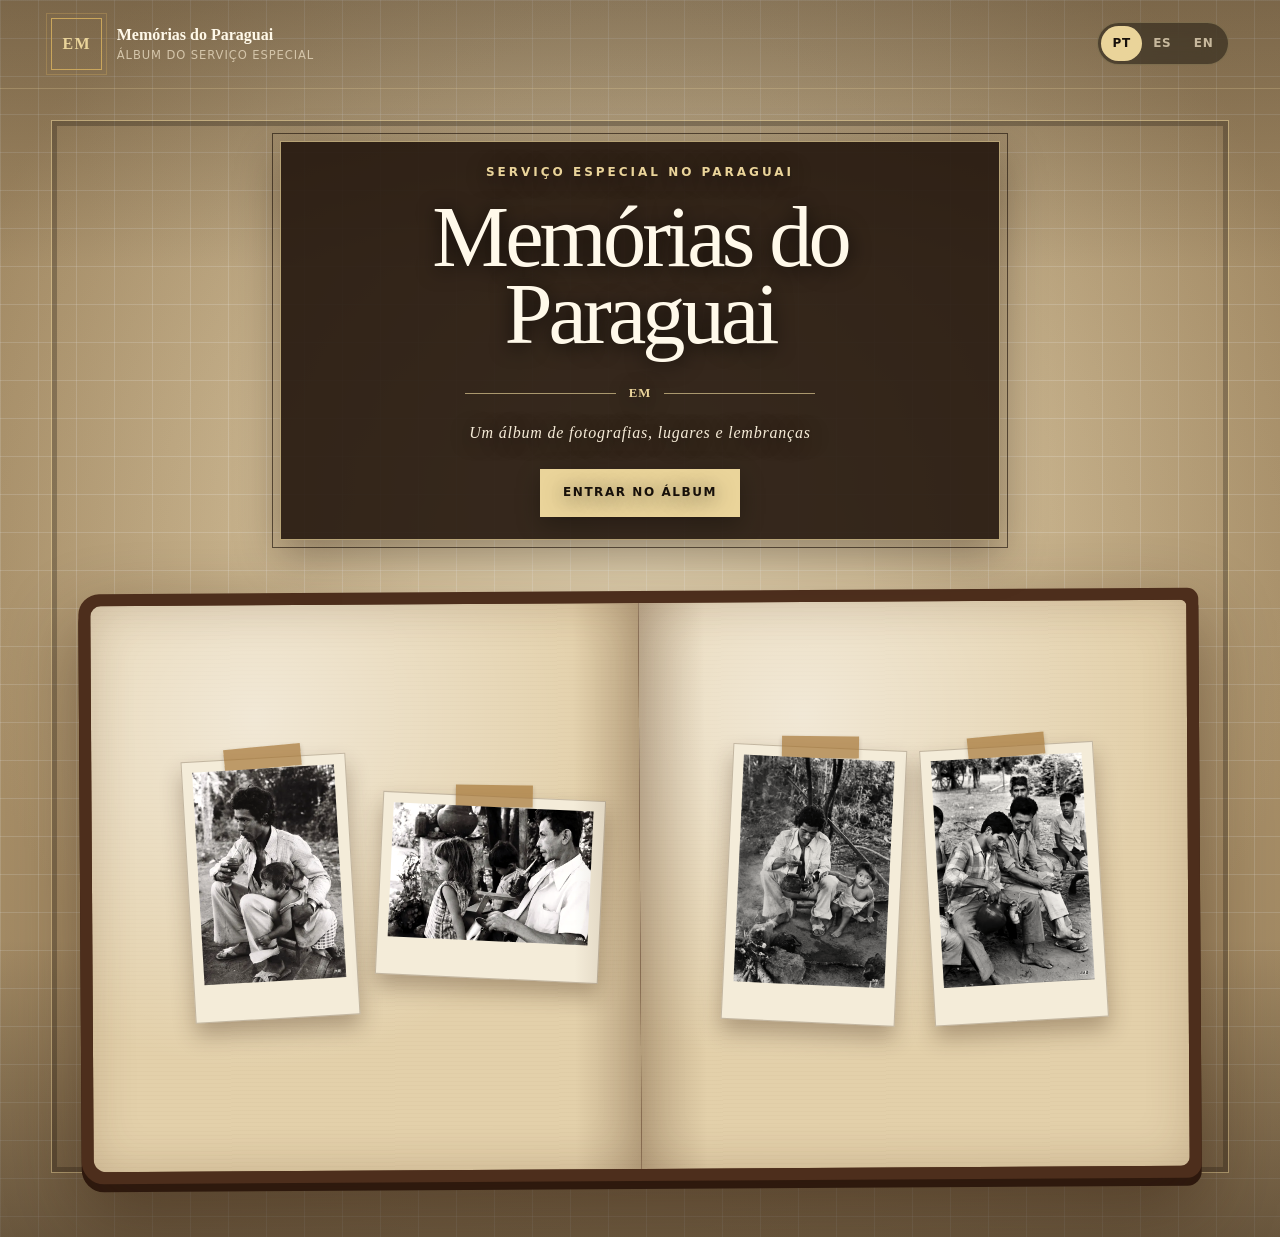
<file: index.html>
<!doctype html>
<html lang="pt-BR">
<head>
  <meta charset="utf-8">
  <meta name="viewport" content="width=device-width, initial-scale=1">
  <meta name="theme-color" content="#17100a">
  <meta name="description" content="Página de abertura do álbum Memórias do Paraguai — Serviço Especial.">
  <title>Memórias do Paraguai | EM</title>
  <link rel="icon" type="image/svg+xml" href="data:image/svg+xml,%3Csvg xmlns='http://www.w3.org/2000/svg' viewBox='0 0 64 64'%3E%3Crect width='64' height='64' rx='11' fill='%2317100a'/%3E%3Cpath d='M8 8h48v48H8z' fill='none' stroke='%23c9a55c' stroke-width='2'/%3E%3Ctext x='32' y='40' text-anchor='middle' font-size='23' font-family='Georgia' fill='%23ead49a'%3EEM%3C/text%3E%3C/svg%3E">
  <link rel="stylesheet" href="styles.css">
</head>
<body class="opening-page">
  <header class="masthead">
    <div class="header-inner">
      <div class="brand" aria-label="EM — Memórias do Paraguai">
        <span class="monogram">EM</span>
        <span class="brand-copy"><b data-i18n="collection">Memórias do Paraguai</b><small data-i18n="collectionSub">Álbum do Serviço Especial</small></span>
      </div>
      <div class="language" aria-label="Idioma">
        <button type="button" data-lang="pt" aria-pressed="true">PT</button>
        <button type="button" data-lang="es" aria-pressed="false">ES</button>
        <button type="button" data-lang="en" aria-pressed="false">EN</button>
      </div>
    </div>
  </header>

  <main>
    <section class="cover opening-cover" aria-labelledby="opening-title">
      <div class="cover-copy">
        <span class="eyebrow" data-i18n="eyebrow">Serviço Especial no Paraguai</span>
        <h1 id="opening-title"><span data-i18n="title">Memórias do Paraguai</span></h1>
        <div class="rule" aria-hidden="true"><i></i><b>EM</b><i></i></div>
        <p class="period" data-i18n="subtitle">Um álbum de fotografias, lugares e lembranças</p>
        <a class="enter-album" href="album.html" data-i18n="enter">Entrar no álbum</a>
      </div>
      <div class="cover-album" aria-hidden="true">
        <div class="cover-page cover-page-left">
          <figure class="cover-memory memory-one"><img src="cover/capa-01.webp" alt=""></figure>
          <figure class="cover-memory memory-two"><img src="cover/capa-03.webp" alt=""></figure>
        </div>
        <div class="cover-page cover-page-right">
          <figure class="cover-memory memory-three"><img src="cover/capa-02.webp" alt=""></figure>
          <figure class="cover-memory memory-four"><img src="cover/capa-04.webp" alt=""></figure>
        </div>
      </div>
      <div class="cover-shade"></div>
    </section>
  </main>
  <script src="cover.js"></script>
</body>
</html>
</file>
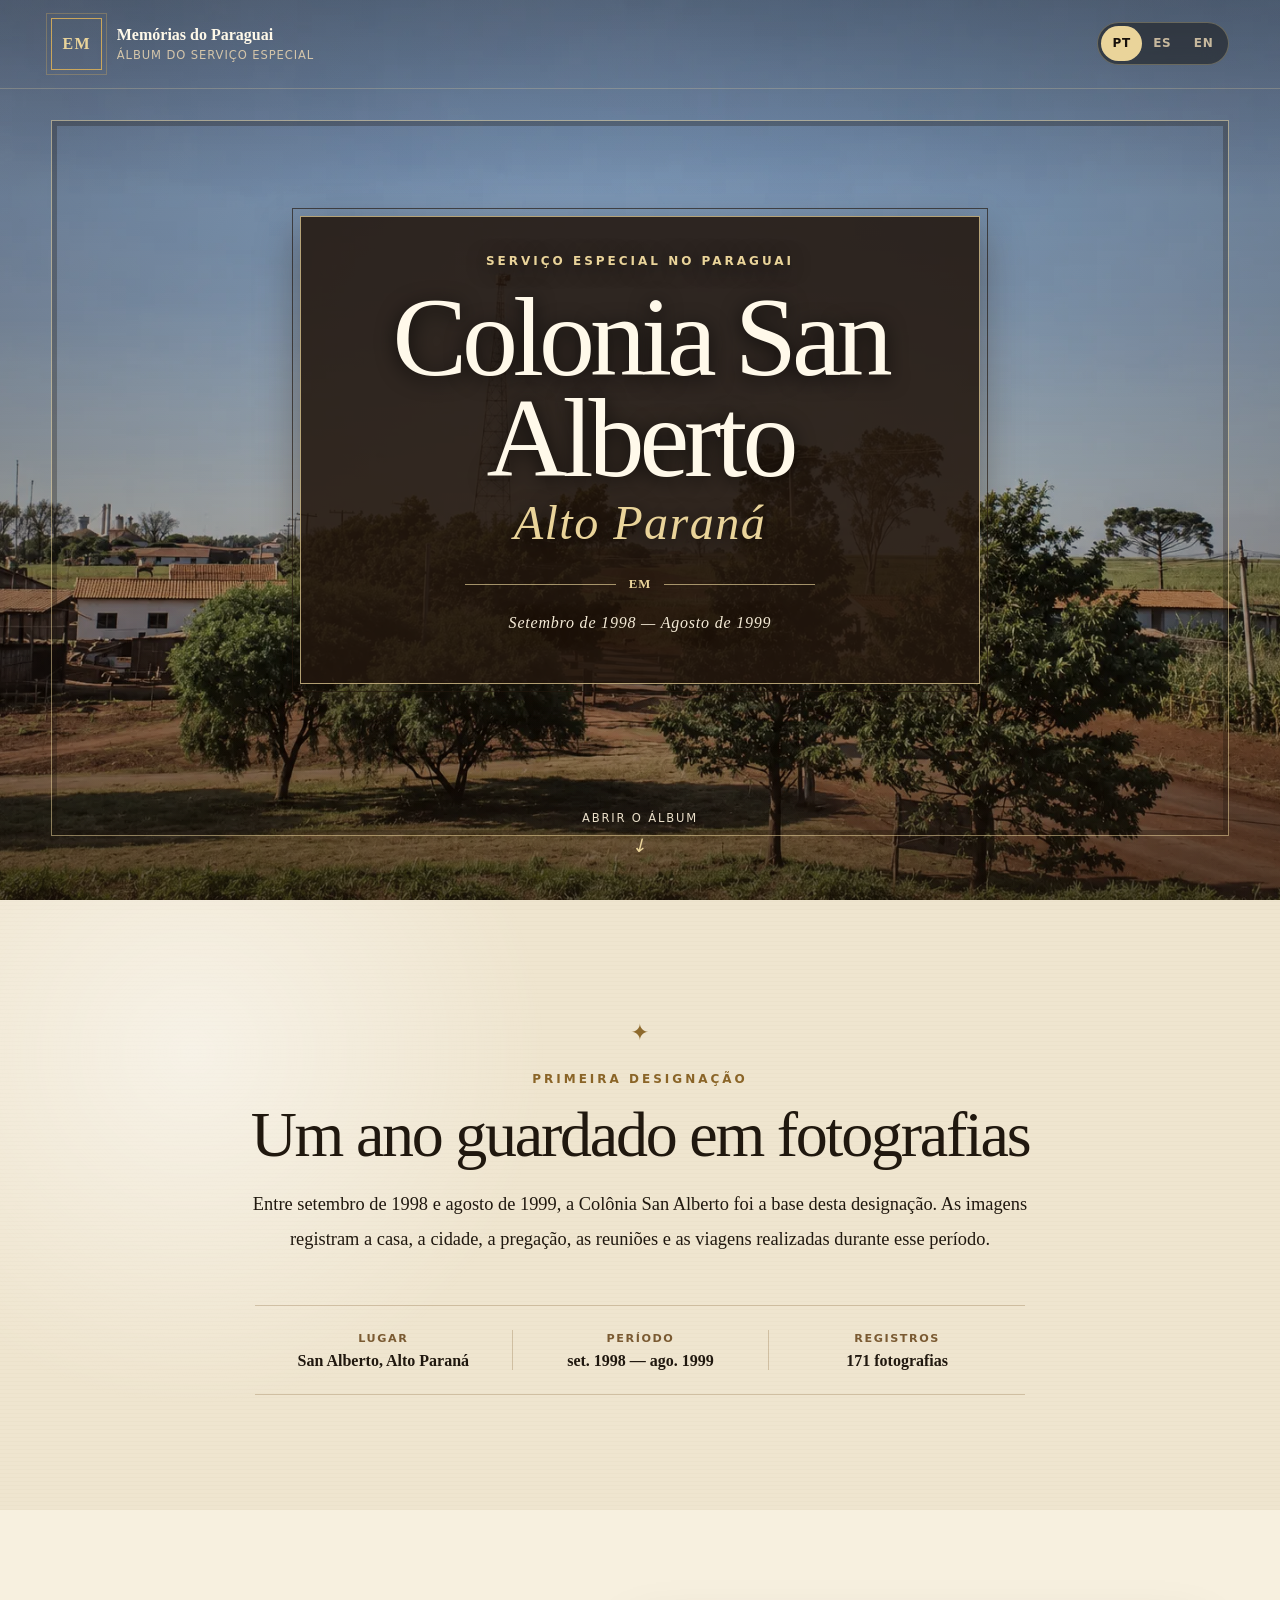
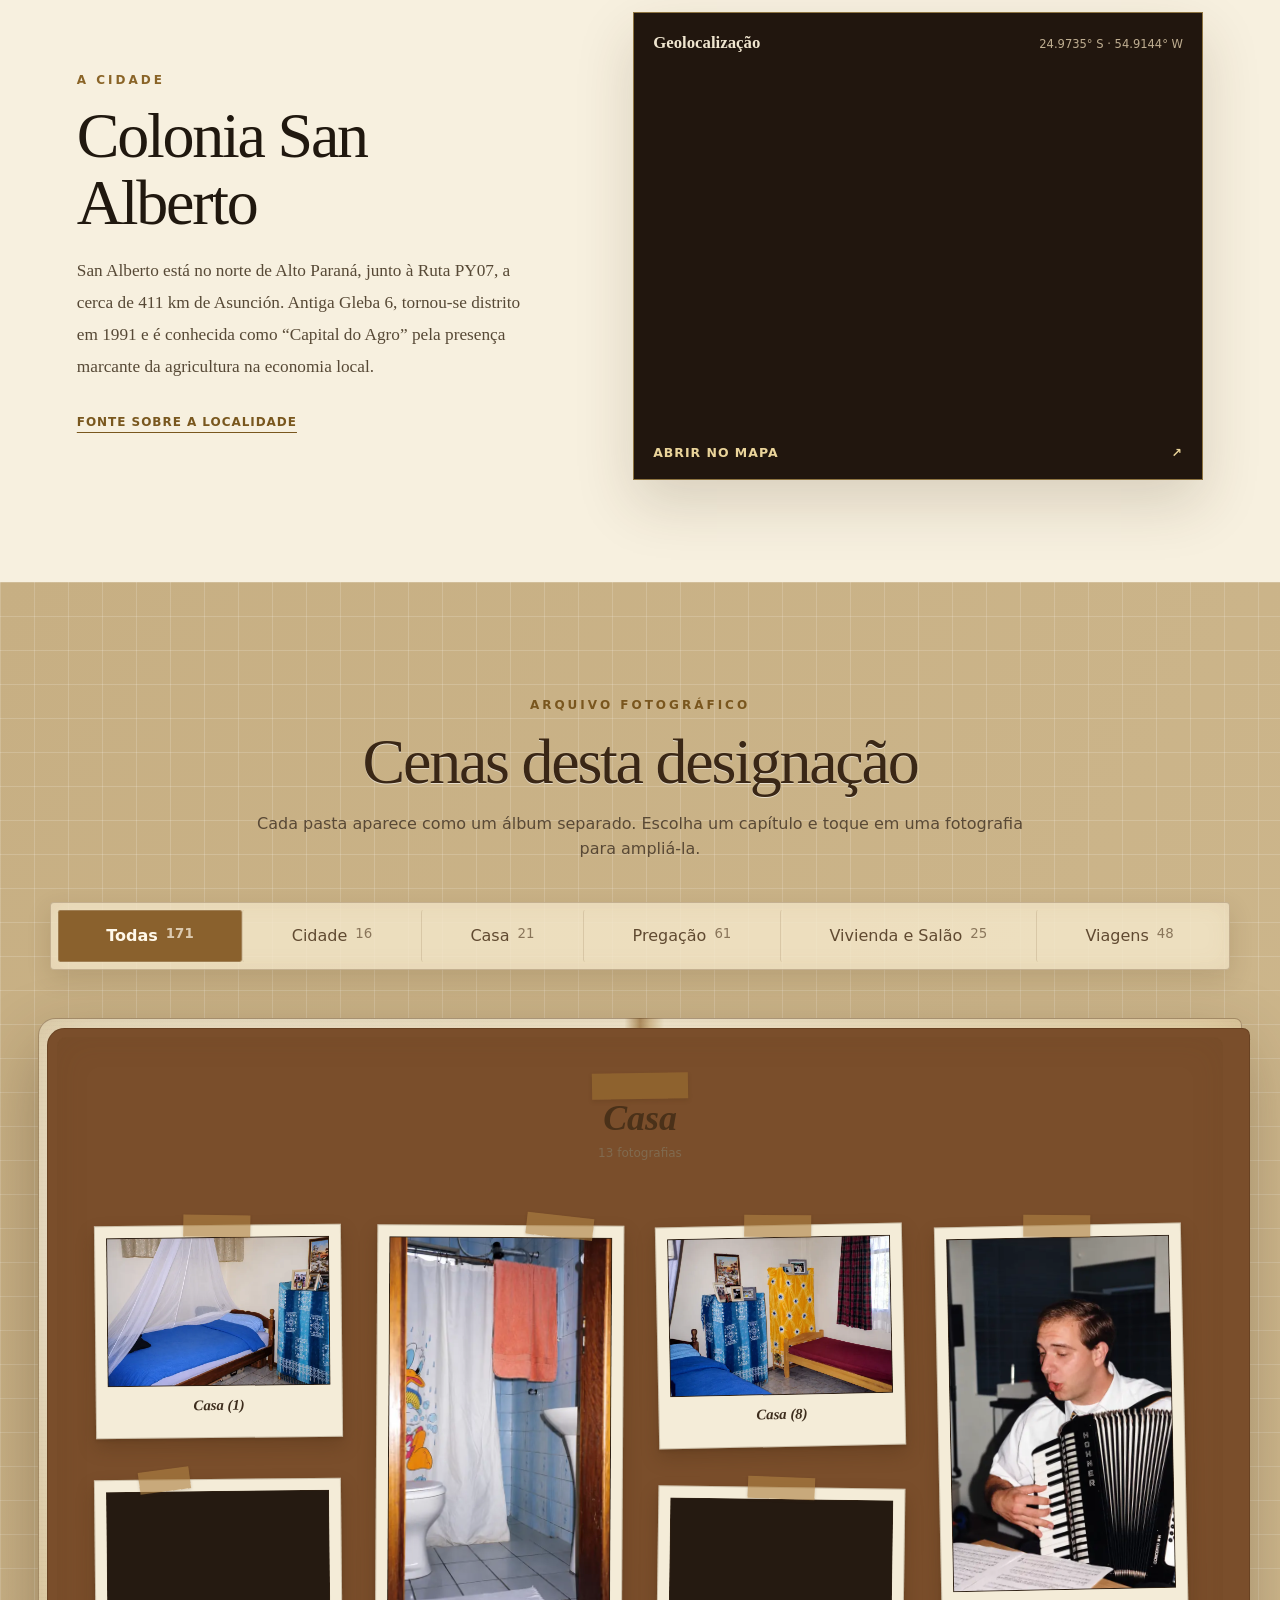
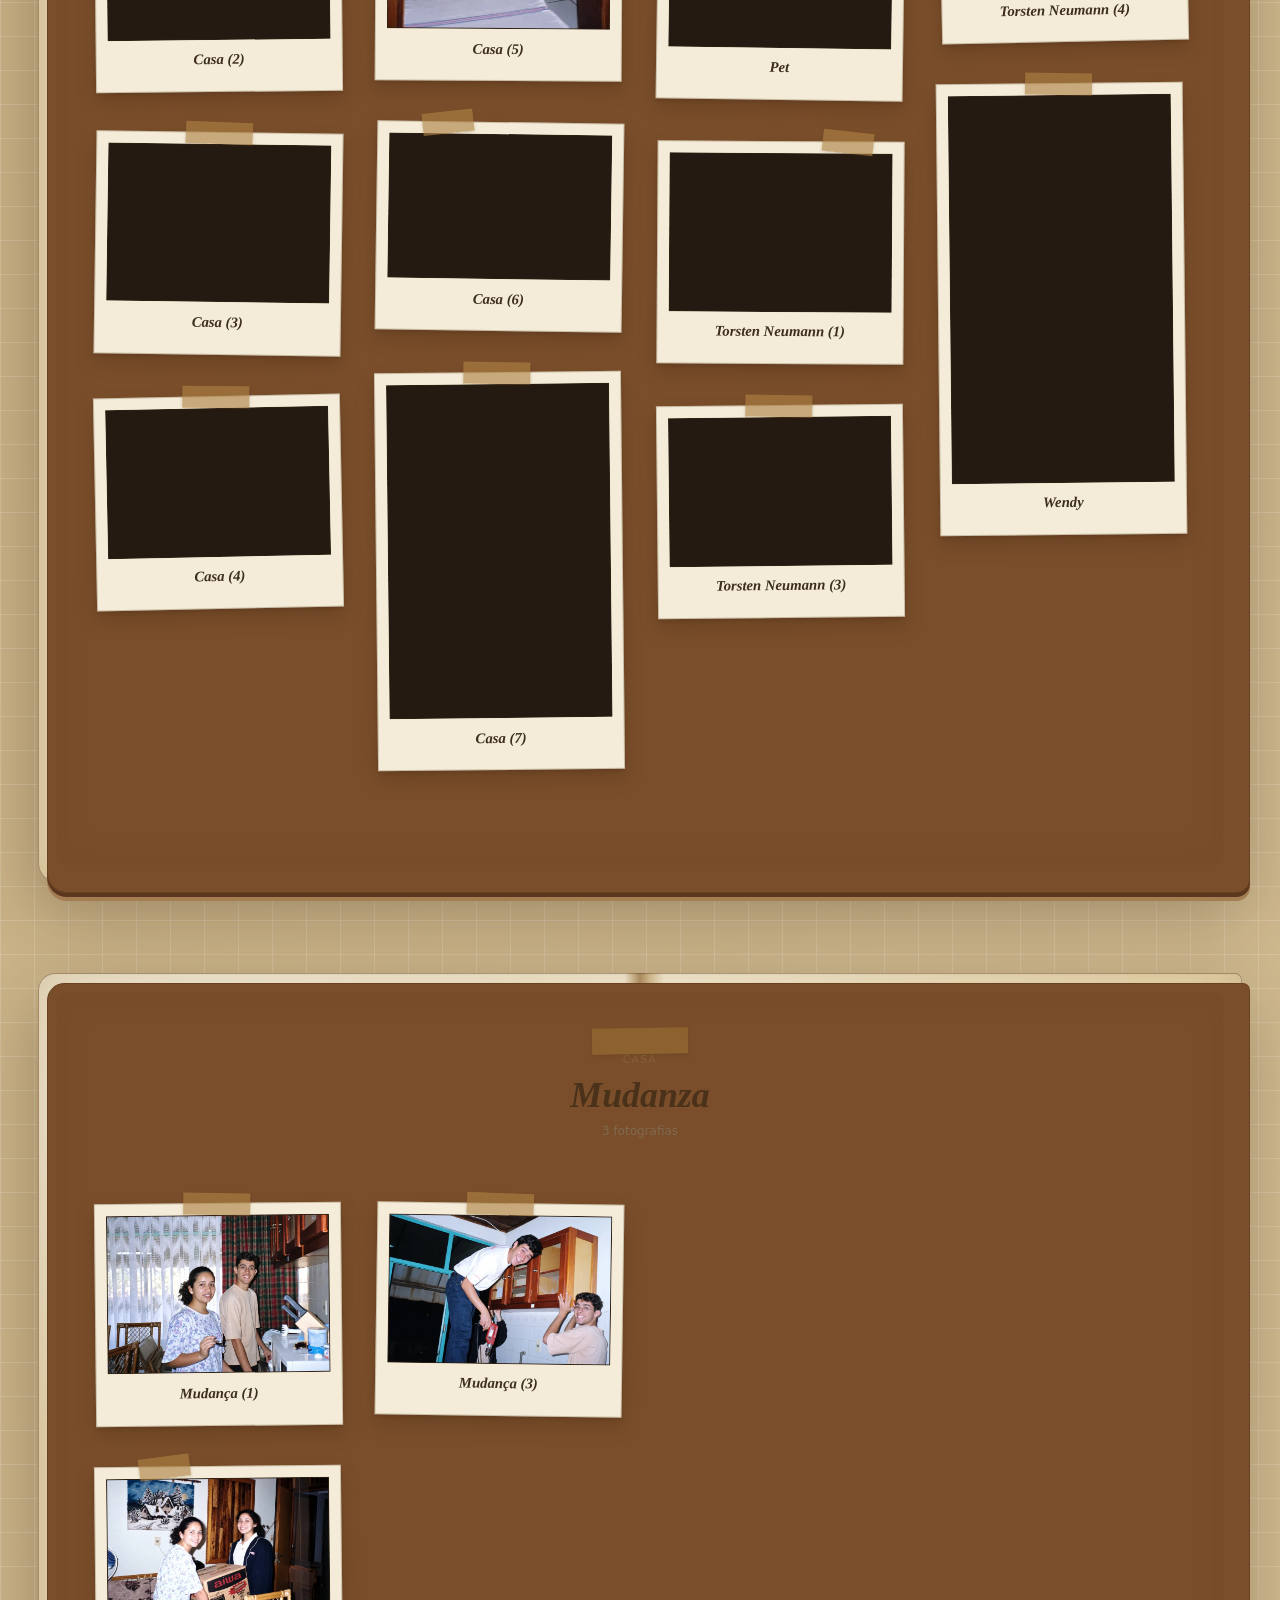
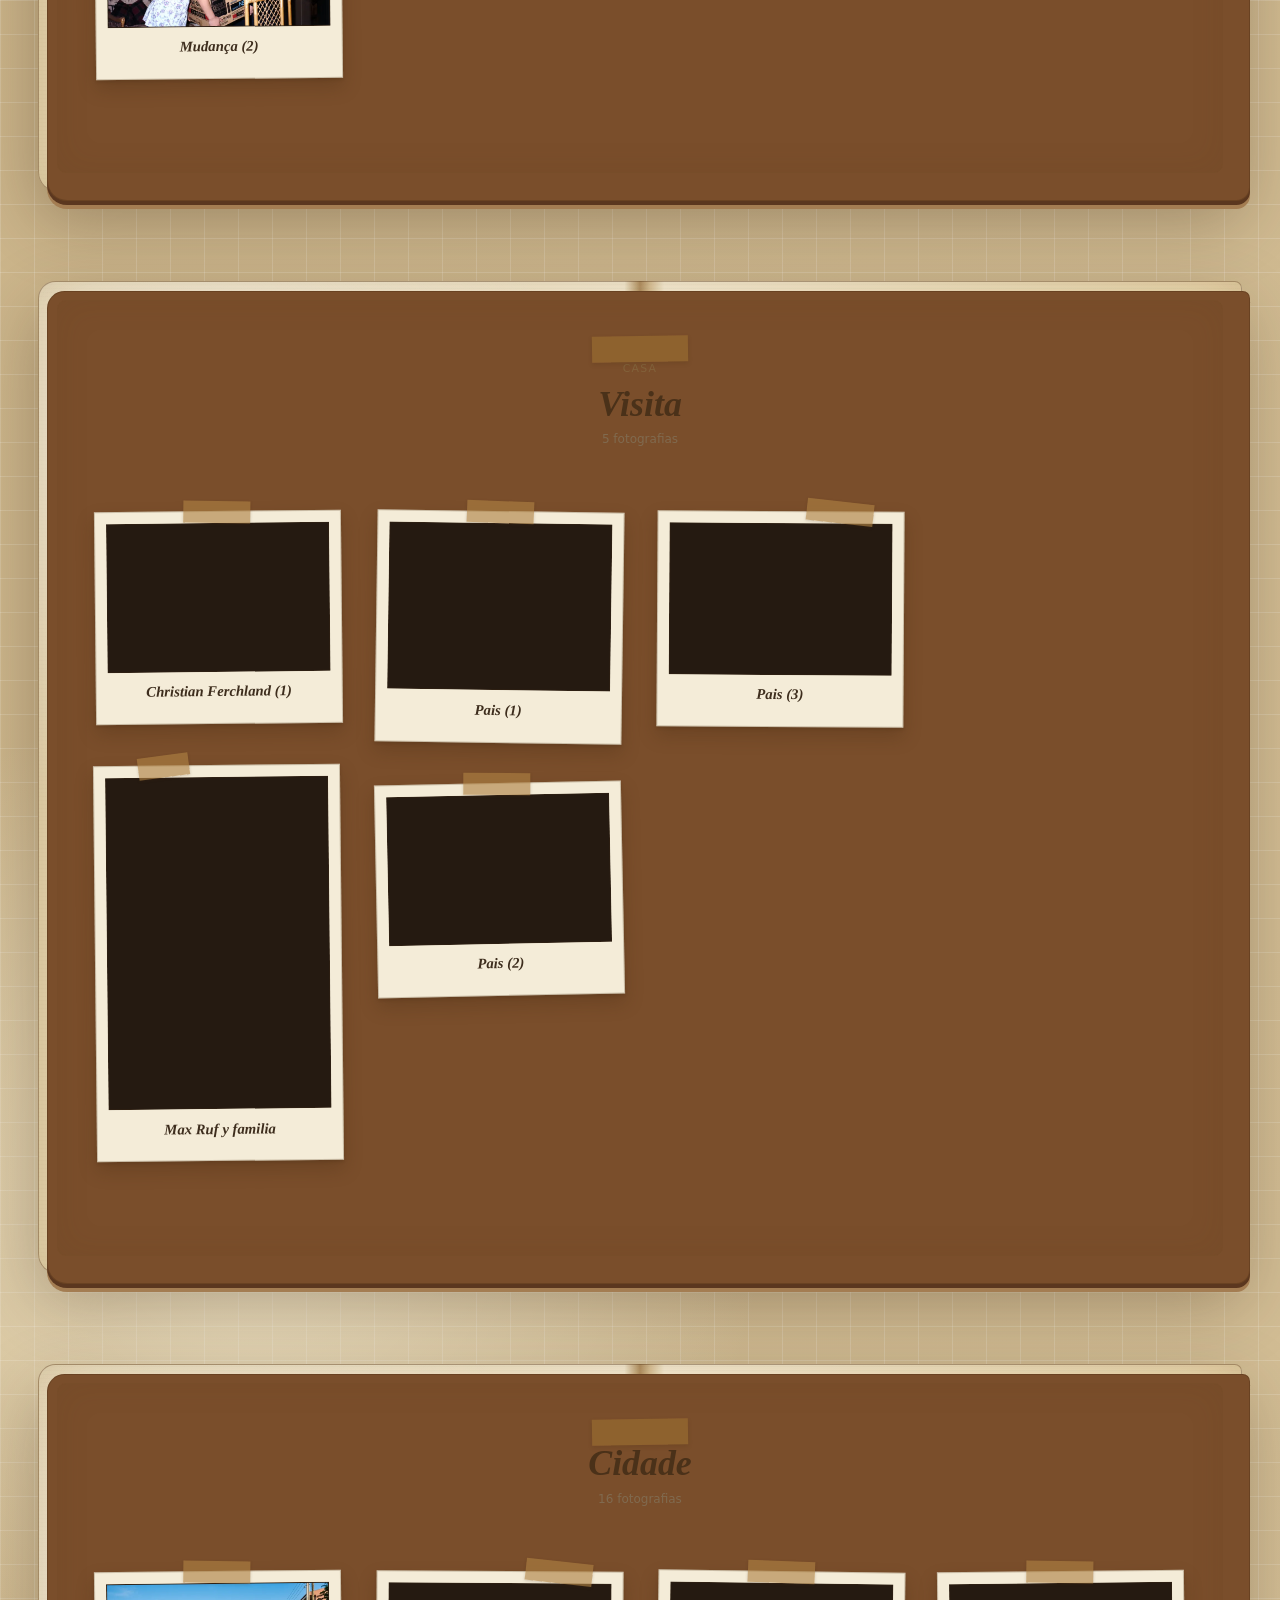
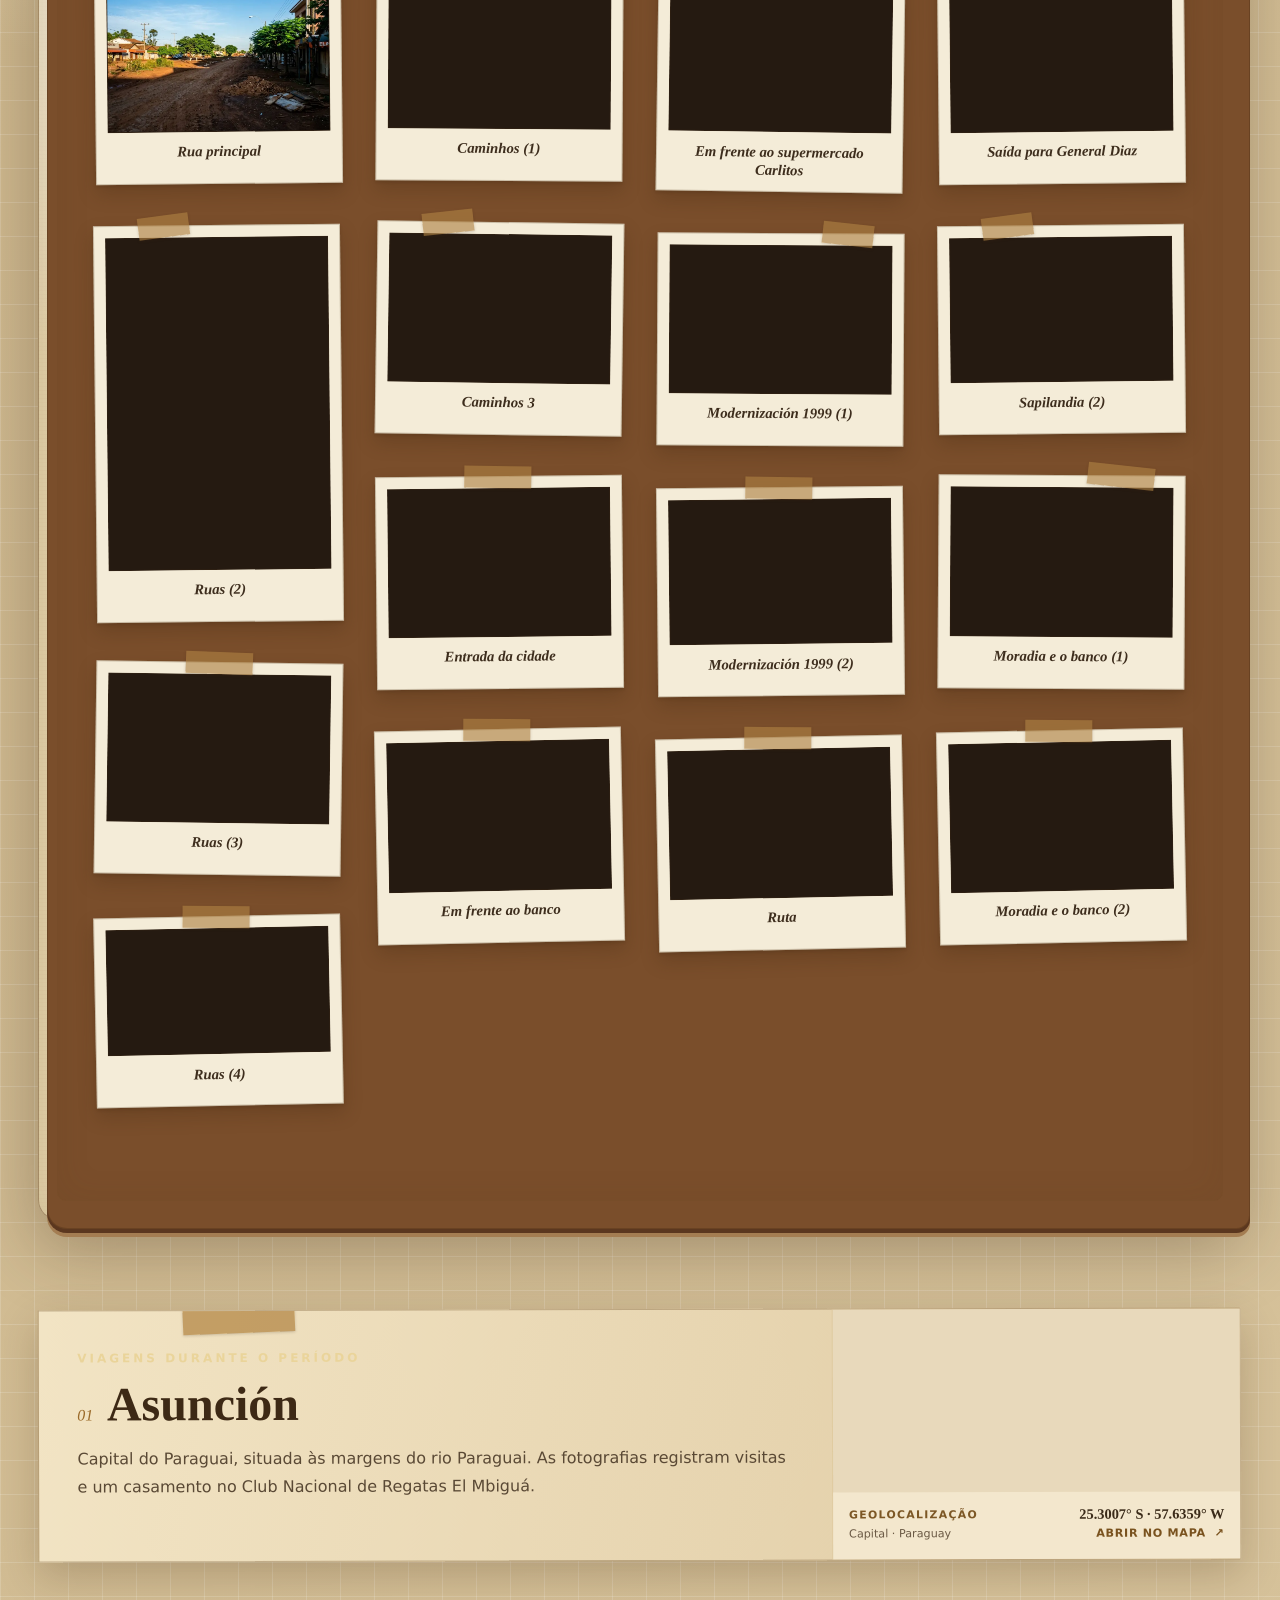
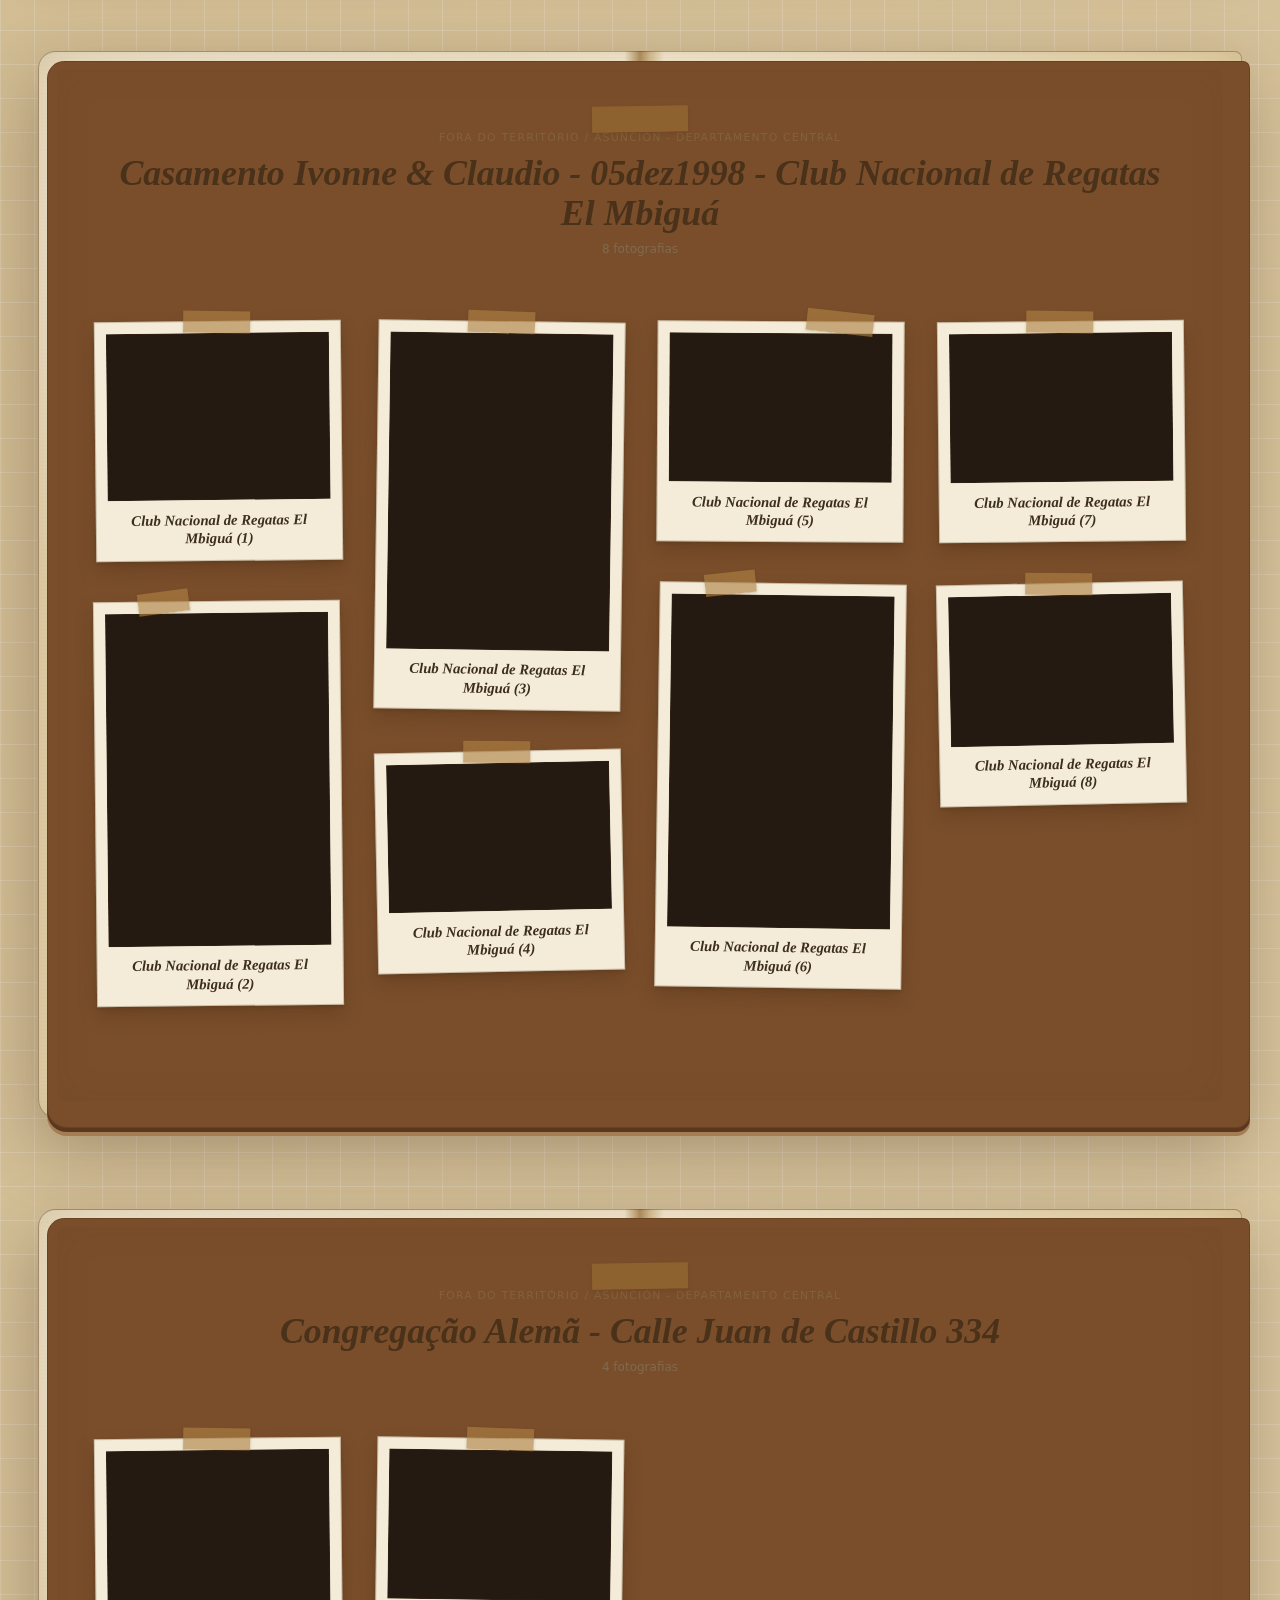
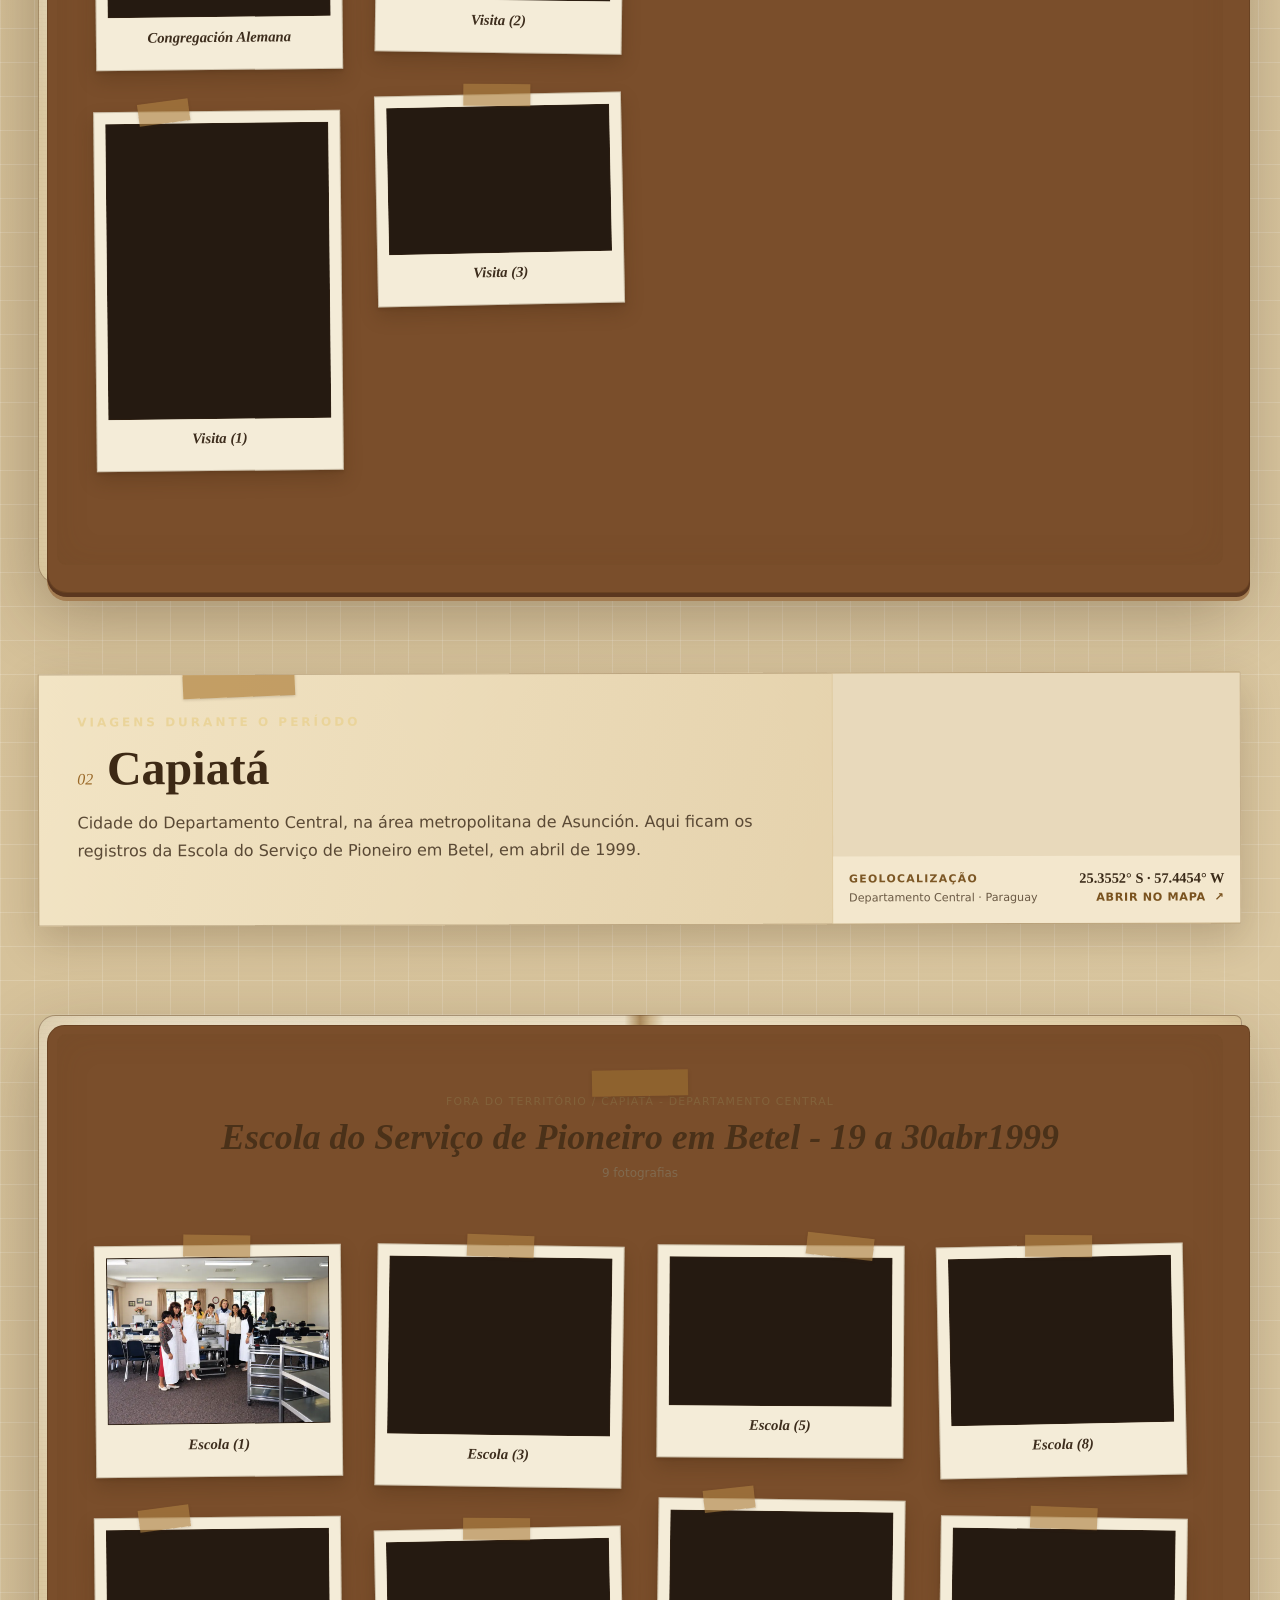
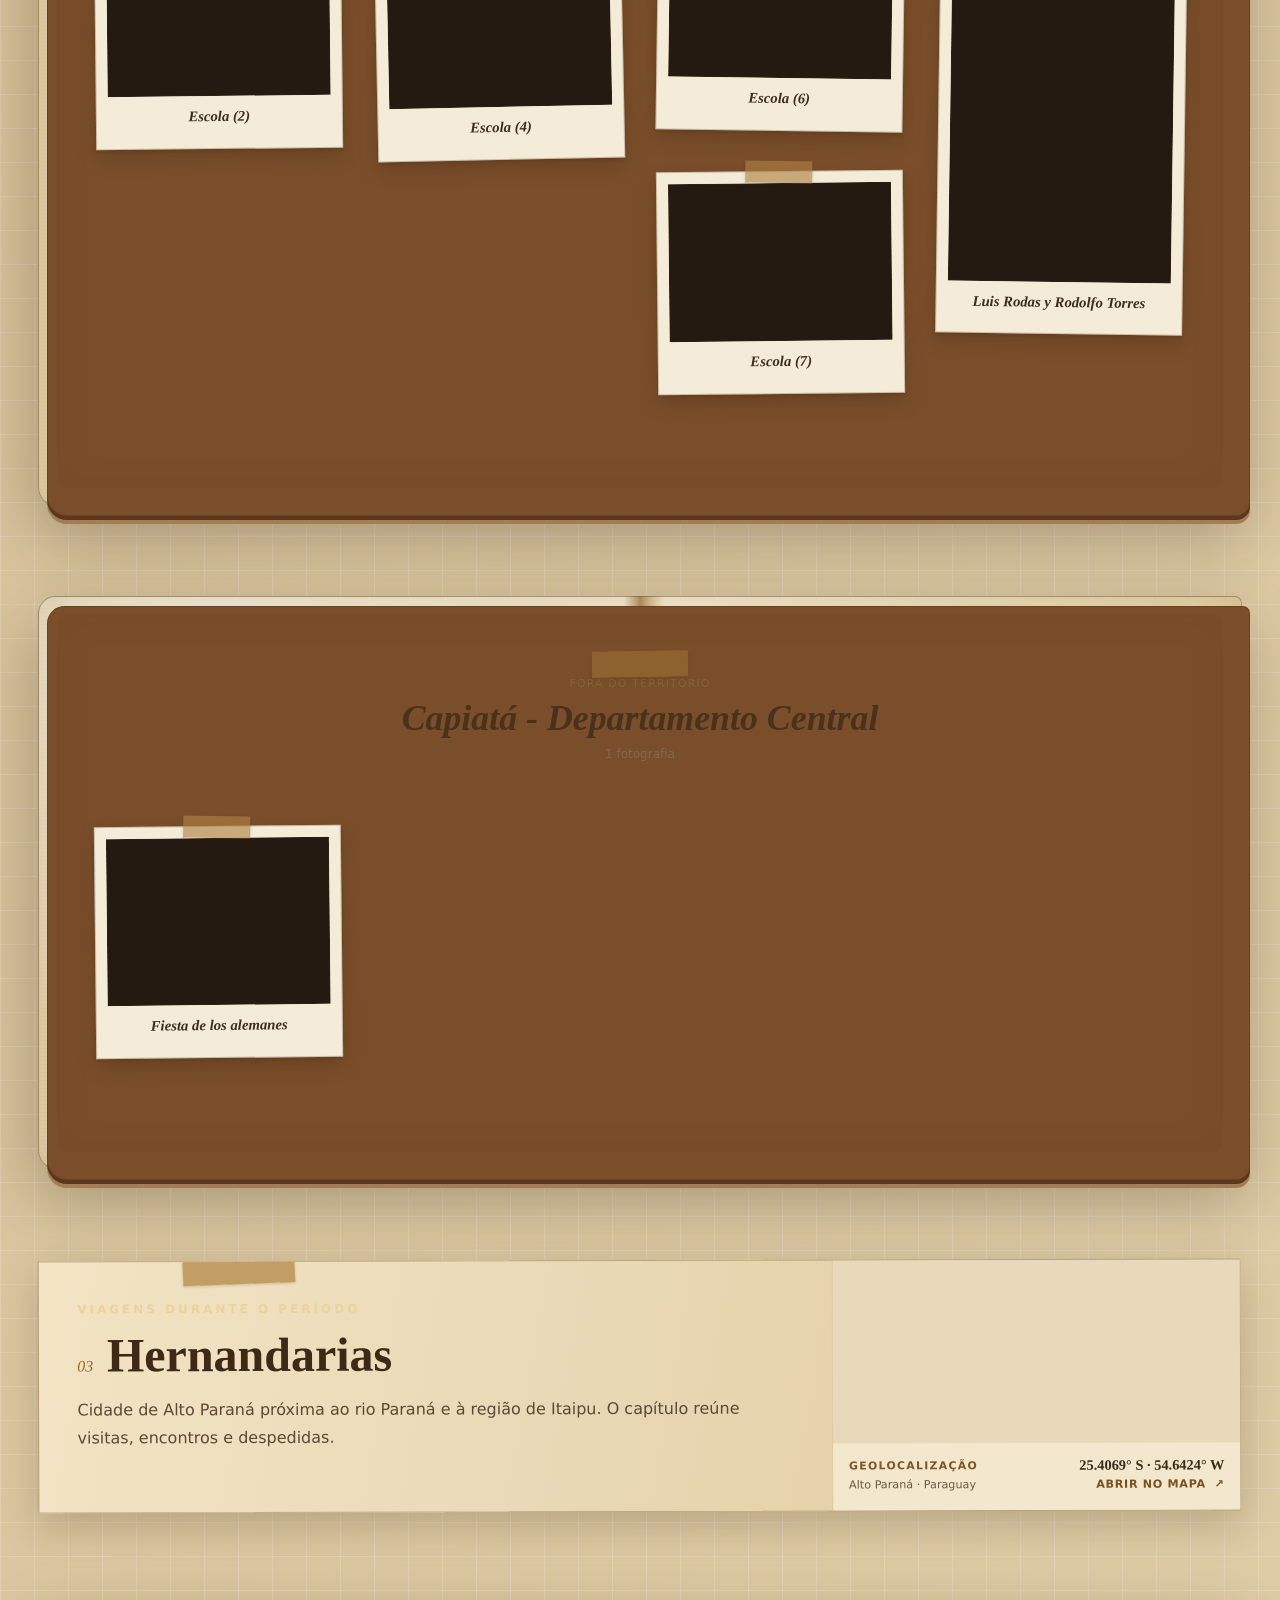
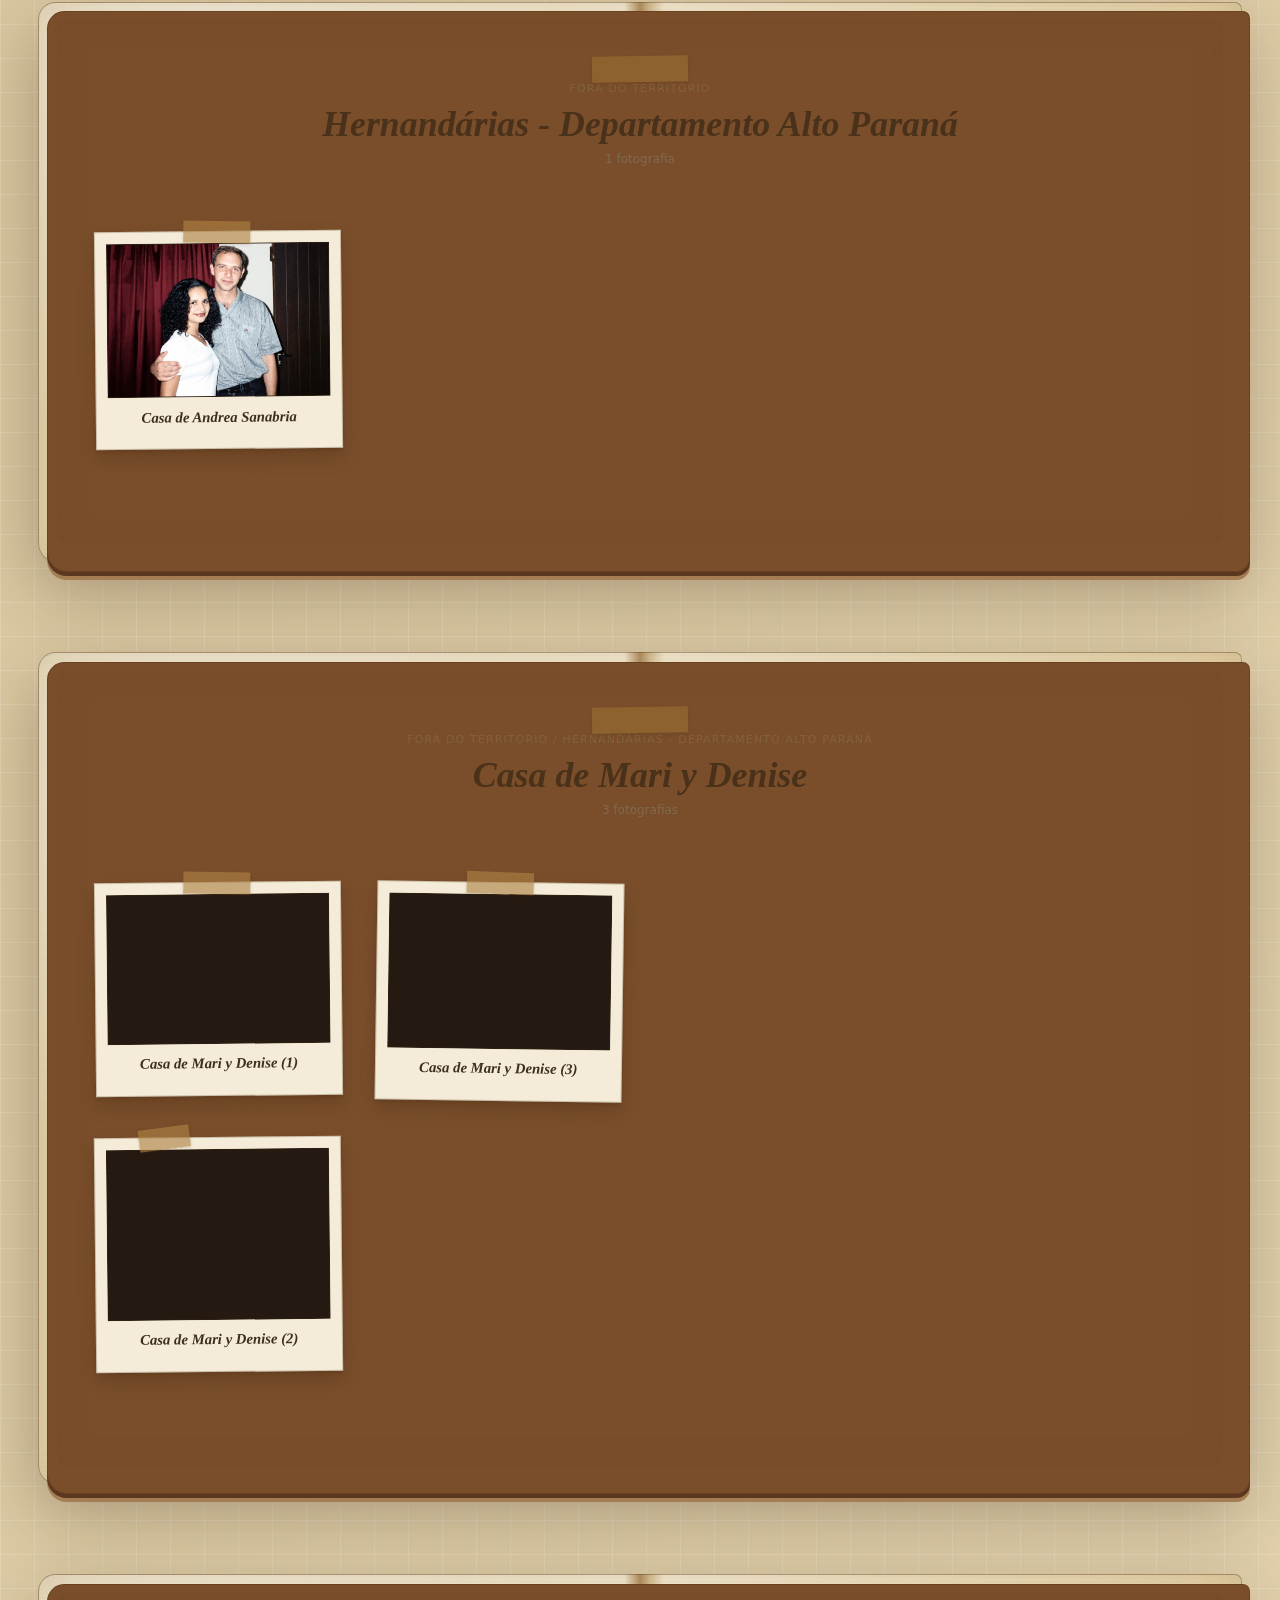
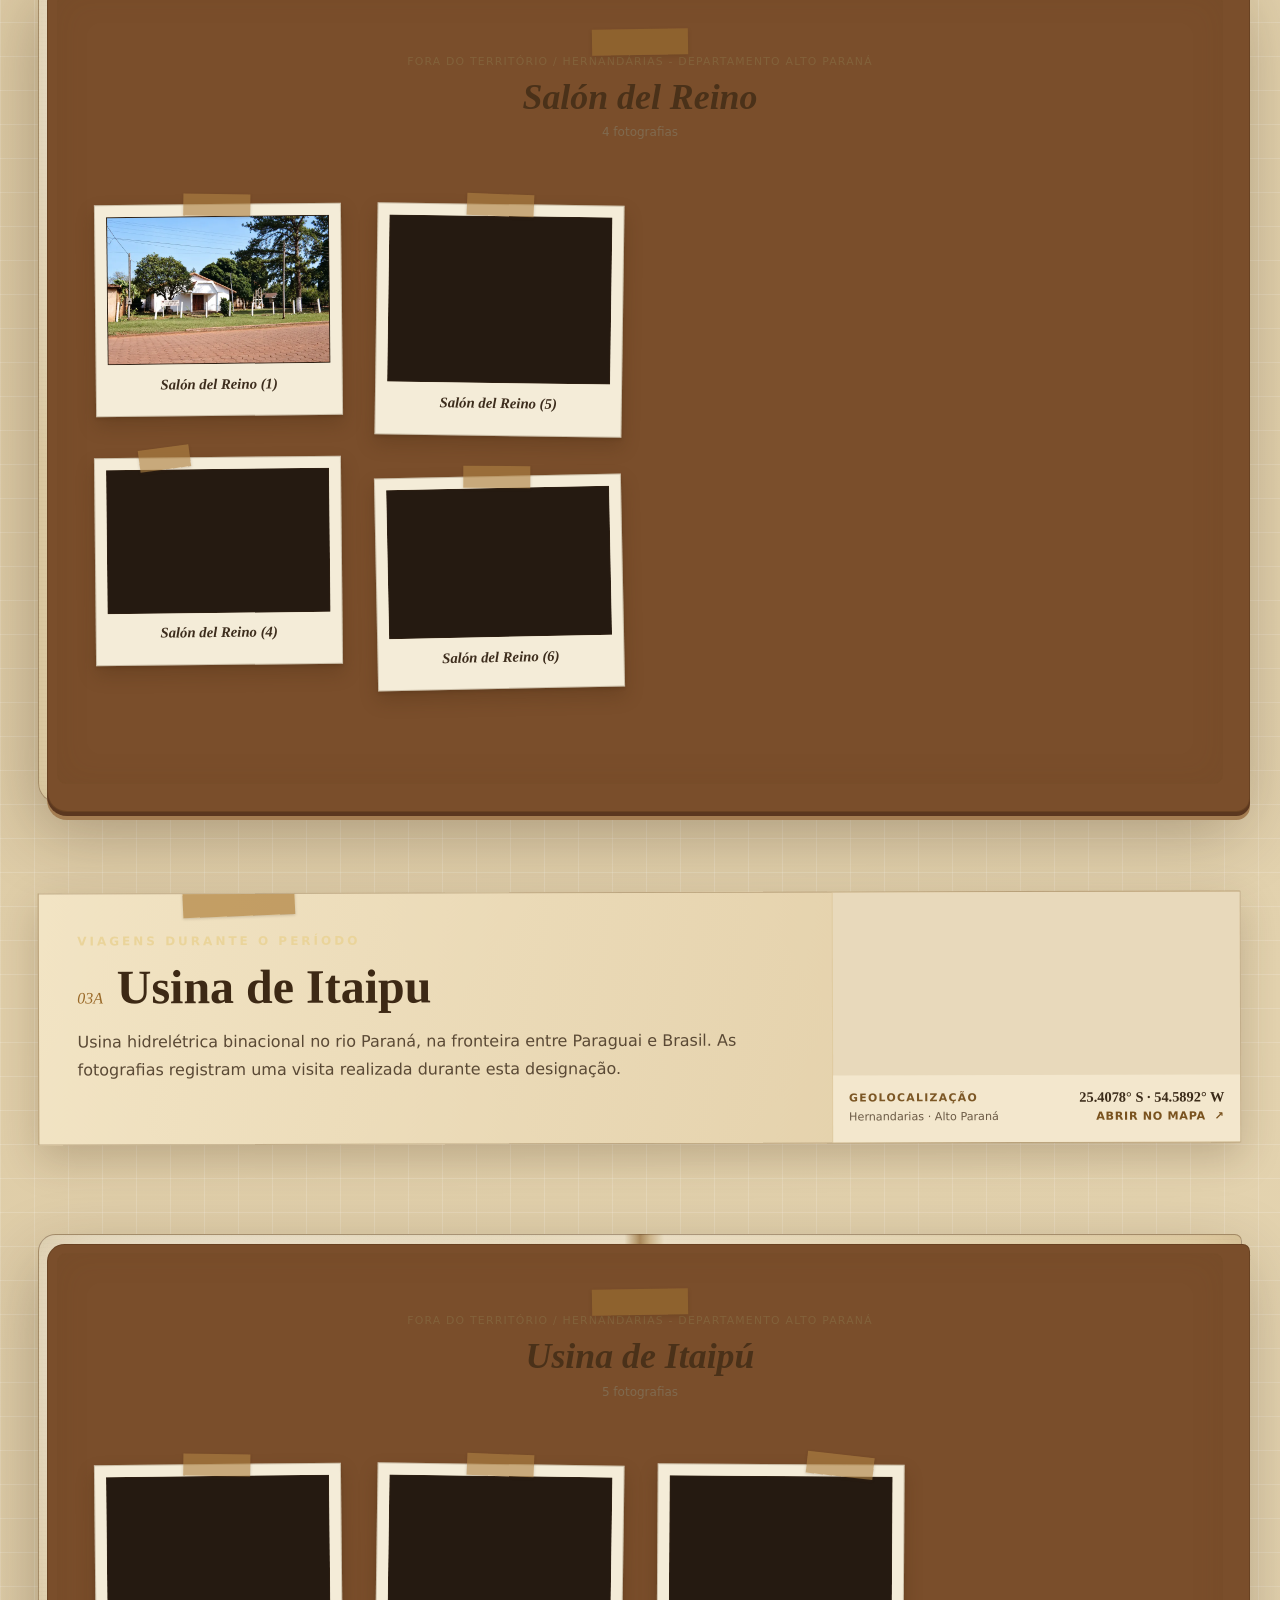
<file: album.html>
<!doctype html>
<html lang="pt-BR">
<head>
  <meta charset="utf-8">
  <meta name="viewport" content="width=device-width, initial-scale=1">
  <meta name="theme-color" content="#17100a">
  <meta name="description" content="Álbum trilingue de fotografias do Serviço Especial no Paraguai — Colonia San Alberto, Alto Paraná, 1998–1999.">
  <title>Colonia San Alberto — Alto Paraná | EM</title>
  <link rel="icon" type="image/svg+xml" href="data:image/svg+xml,%3Csvg xmlns='http://www.w3.org/2000/svg' viewBox='0 0 64 64'%3E%3Crect width='64' height='64' rx='11' fill='%2317100a'/%3E%3Cpath d='M8 8h48v48H8z' fill='none' stroke='%23c9a55c' stroke-width='2'/%3E%3Ctext x='32' y='40' text-anchor='middle' font-size='23' font-family='Georgia' fill='%23ead49a'%3EEM%3C/text%3E%3C/svg%3E">
  <link rel="stylesheet" href="styles.css">
</head>
<body>
  <a class="skip-link" href="#album" data-i18n="skip">Pular para o álbum</a>
  <header class="masthead">
    <div class="header-inner">
      <a class="brand" href="index.html" aria-label="EM — capa do álbum">
        <span class="monogram">EM</span>
        <span class="brand-copy"><b data-i18n="collection">Memórias do Paraguai</b><small data-i18n="collectionSub">Álbum do Serviço Especial</small></span>
      </a>
      <div class="language" aria-label="Idioma">
        <button type="button" data-lang="pt" aria-pressed="true">PT</button>
        <button type="button" data-lang="es" aria-pressed="false">ES</button>
        <button type="button" data-lang="en" aria-pressed="false">EN</button>
      </div>
    </div>
  </header>

  <main id="top">
    <section class="cover assignment-cover" aria-labelledby="album-title">
      <div class="assignment-photo" aria-hidden="true"></div>
      <div class="cover-shade"></div>
      <div class="cover-copy">
        <span class="eyebrow" data-i18n="eyebrow">Serviço Especial no Paraguai</span>
        <h1 id="album-title">Colonia San Alberto <span>Alto Paraná</span></h1>
        <div class="rule" aria-hidden="true"><i></i><b>EM</b><i></i></div>
        <p class="period" data-i18n="period">Setembro de 1998 — Agosto de 1999</p>
      </div>
      <a class="scroll-cue" href="#story"><span data-i18n="openAlbum">Abrir o álbum</span><i aria-hidden="true">↓</i></a>
    </section>

    <section class="story paper" id="story">
      <div class="ornament" aria-hidden="true">✦</div>
      <p class="kicker" data-i18n="chapterOne">Primeira designação</p>
      <h2 data-i18n="storyTitle">Um ano guardado em fotografias</h2>
      <p class="lead" data-i18n="storyBody">Entre setembro de 1998 e agosto de 1999, a Colônia San Alberto foi a base desta designação. As imagens registram a casa, a cidade, a pregação, as reuniões e as viagens realizadas durante esse período.</p>
      <dl class="summary">
        <div><dt data-i18n="place">Lugar</dt><dd>San Alberto, Alto Paraná</dd></div>
        <div><dt data-i18n="duration">Período</dt><dd data-i18n="periodShort">set. 1998 — ago. 1999</dd></div>
        <div><dt data-i18n="records">Registros</dt><dd id="record-count">—</dd></div>
      </dl>
    </section>

    <section class="place-section" id="city">
      <div class="place-copy">
        <p class="kicker" data-i18n="cityLabel">A cidade</p>
        <h2>Colonia San Alberto</h2>
        <p data-i18n="cityBody">San Alberto está no norte de Alto Paraná, junto à Ruta PY07, a cerca de 411 km de Asunción. Antiga Gleba 6, tornou-se distrito em 1991 e é conhecida como “Capital do Agro” pela presença marcante da agricultura na economia local.</p>
        <a class="source-link" href="https://es.wikipedia.org/wiki/San_Alberto_(Paraguay)" target="_blank" rel="noopener" data-i18n="placeSource">Fonte sobre a localidade</a>
      </div>
      <aside class="map-card">
        <div class="map-topline"><span data-i18n="geo">Geolocalização</span><small>24.9735° S · 54.9144° W</small></div>
        <iframe class="map-embed" src="https://www.google.com/maps?q=-24.9735%2C-54.9144&amp;output=embed" loading="lazy" referrerpolicy="no-referrer-when-downgrade" title="Geolocalização — San Alberto"></iframe>
        <a href="https://www.google.com/maps/search/?api=1&query=San+Alberto%2C+Alto+Paran%C3%A1%2C+Paraguay" target="_blank" rel="noopener"><span data-i18n="openMap">Abrir no mapa</span><span aria-hidden="true">↗</span></a>
      </aside>
    </section>

    <section class="album-shell" id="album">
      <div class="album-heading">
        <p class="kicker" data-i18n="photoArchive">Arquivo fotográfico</p>
        <h2 data-i18n="albumTitle">Cenas desta designação</h2>
        <p data-i18n="albumHelp">Escolha um capítulo e toque em uma fotografia para ampliá-la.</p>
      </div>
      <nav class="chapter-nav" aria-label="Capítulos do álbum">
        <button type="button" class="active" data-filter="all"><span data-i18n="all">Todas</span><small id="count-all"></small></button>
        <button type="button" data-filter="city"><span data-i18n="city">Cidade</span><small id="count-city"></small></button>
        <button type="button" data-filter="home"><span data-i18n="home">Casa</span><small id="count-home"></small></button>
        <button type="button" data-filter="ministry"><span data-i18n="ministry">Pregação</span><small id="count-ministry"></small></button>
        <button type="button" data-filter="hall"><span data-i18n="hall">Vivienda e Salão</span><small id="count-hall"></small></button>
        <button type="button" data-filter="journeys"><span data-i18n="journeys">Viagens</span><small id="count-journeys"></small></button>
      </nav>
      <div id="gallery" class="albums-list" aria-live="polite"></div>
      <button class="load-more" id="load-more" type="button" data-i18n="loadMore">Ver mais fotografias</button>
    </section>

  </main>

  <footer>
    <div class="footer-mark">EM</div>
    <p><span data-i18n="footerTitle">Serviço Especial no Paraguai</span><small>Colonia San Alberto · Alto Paraná · 1998–1999</small></p>
    <a href="#top" data-i18n="backTop">Voltar ao início ↑</a>
  </footer>

  <dialog class="lightbox" id="lightbox">
    <button class="lightbox-close" type="button" aria-label="Fechar">×</button>
    <button class="lightbox-nav previous" type="button" aria-label="Anterior">‹</button>
    <figure><img id="lightbox-image" alt=""><video id="lightbox-video" controls></video><figcaption><b id="lightbox-caption"></b><small id="lightbox-group"></small></figcaption></figure>
    <button class="lightbox-nav next" type="button" aria-label="Próxima">›</button>
  </dialog>

  <script src="media-data.js"></script>
  <script src="app.js"></script>
</body>
</html>
</file>
<file: styles.css>
:root {
  --ink: #20180f;
  --paper: #efe5cf;
  --paper-deep: #dfcda9;
  --night: #17100a;
  --brown: #2b1b10;
  --gold: #caa65c;
  --gold-bright: #ead49a;
  --line: rgba(117, 78, 28, .25);
  --serif: Georgia, "Times New Roman", serif;
  --sans: Inter, ui-sans-serif, system-ui, -apple-system, BlinkMacSystemFont, "Segoe UI", sans-serif;
}

* { box-sizing: border-box; }
html { scroll-behavior: smooth; }
body { margin: 0; background: var(--night); color: var(--paper); font-family: var(--sans); font-size: 16px; line-height: 1.6; }
button, a { -webkit-tap-highlight-color: transparent; }
a { color: inherit; }
button { font: inherit; }
.skip-link { position: fixed; left: 1rem; top: -5rem; z-index: 100; background: var(--gold-bright); color: #17100a; padding: .65rem 1rem; }
.skip-link:focus { top: 1rem; }

.masthead { position: absolute; inset: 0 0 auto; z-index: 10; border-bottom: 1px solid rgba(234, 212, 154, .25); }
.header-inner { max-width: 1440px; margin: auto; padding: 1.15rem clamp(1rem, 4vw, 4rem); display: flex; align-items: center; justify-content: space-between; gap: 1rem; }
.brand { display: flex; align-items: center; gap: .9rem; text-decoration: none; }
.monogram, .footer-mark { width: 3.2rem; height: 3.2rem; display: grid; place-items: center; border: 1px solid var(--gold); outline: 1px solid rgba(202,166,92,.35); outline-offset: 4px; color: var(--gold-bright); font: 700 1rem/1 var(--serif); letter-spacing: .08em; }
.brand-copy { display: flex; flex-direction: column; line-height: 1.2; }
.brand-copy b { color: #fff9e9; font: 600 1rem/1.2 var(--serif); }
.brand-copy small { margin-top: .25rem; color: #d4c5aa; font-size: .72rem; letter-spacing: .08em; text-transform: uppercase; }
.language { display: flex; padding: .2rem; border: 1px solid rgba(234,212,154,.3); border-radius: 999px; background: rgba(13,9,5,.45); backdrop-filter: blur(12px); }
.language button { border: 0; border-radius: 999px; padding: .5rem .7rem; color: #c7b89d; background: transparent; cursor: pointer; font-size: .75rem; font-weight: 800; letter-spacing: .06em; }
.language button[aria-pressed="true"] { color: #17100a; background: var(--gold-bright); }

.cover { min-height: min(940px, 100svh); position: relative; display: grid; place-items: center; overflow: hidden; isolation: isolate; background-color: #cbb78d; background-image: linear-gradient(rgba(255,255,255,.2) 1px, transparent 1px), linear-gradient(90deg, rgba(255,255,255,.2) 1px, transparent 1px), radial-gradient(circle at 50% 40%, #eadbb9, #bda276 72%); background-size: 38px 38px, 38px 38px, auto; }
.cover-album { width: min(1120px, 90vw); height: min(680px, 73vh); position: absolute; z-index: -3; display: grid; grid-template-columns: 1fr 1fr; border: 12px solid #4d2e1c; border-radius: 1.3rem .7rem .9rem 1.4rem; background: #4d2e1c; box-shadow: 0 30px 75px rgba(48,28,12,.48), 0 8px 0 #2e190f; transform: rotate(-.35deg); }
.cover-page { position: relative; overflow: hidden; background: radial-gradient(circle at 30% 20%, rgba(255,255,255,.52), transparent 22rem), repeating-linear-gradient(0deg, rgba(91,59,25,.022) 0 1px, transparent 1px 4px), #e3d0aa; box-shadow: inset 0 0 45px rgba(78,47,18,.2); }
.cover-page-left { border-radius: .65rem 0 0 .8rem; }
.cover-page-right { border-radius: 0 .4rem .55rem 0; }
.cover-page-left::after, .cover-page-right::before { content: ""; position: absolute; inset-block: 0; width: 12%; pointer-events: none; }
.cover-page-left::after { right: 0; background: linear-gradient(90deg, transparent, rgba(73,43,19,.23)); }
.cover-page-right::before { left: 0; background: linear-gradient(90deg, rgba(73,43,19,.24), transparent); }
.cover-memory { position: absolute; margin: 0; padding: .65rem .65rem 2.3rem; background: #f4ecd9; border: 1px solid rgba(82,56,31,.3); box-shadow: 0 12px 22px rgba(58,35,15,.32); }
.cover-memory::before { content: ""; position: absolute; top: -.75rem; left: 50%; width: 4.8rem; height: 1.4rem; background: rgba(164,116,51,.68); box-shadow: 0 2px 4px rgba(57,34,13,.2); transform: translateX(-50%) rotate(-2deg); }
.cover-memory img { width: 100%; height: 100%; display: block; object-fit: cover; filter: sepia(.08) contrast(1.03); }
.memory-one { width: 42%; height: 62%; left: 8%; top: 10%; transform: rotate(-4deg); }
.memory-two { width: 46%; height: 39%; right: 7%; bottom: 9%; transform: rotate(4deg); }
.memory-three { width: 43%; height: 61%; right: 8%; top: 8%; transform: rotate(4deg); }
.memory-four { width: 42%; height: 56%; left: 7%; bottom: 7%; transform: rotate(-3deg); }
.cover-shade { position: absolute; inset: 0; z-index: -2; background: radial-gradient(circle at center, transparent 25%, rgba(29,17,9,.18) 86%), linear-gradient(180deg, rgba(28,17,9,.28), transparent 22%, transparent 76%, rgba(28,17,9,.42)); }
.cover::after { content: ""; position: absolute; inset: clamp(5rem, 10vw, 7.5rem) clamp(.85rem, 4vw, 4rem) clamp(2.2rem, 5vw, 4rem); border: 1px solid rgba(234,212,154,.52); box-shadow: inset 0 0 0 5px rgba(23,16,10,.28); z-index: -1; pointer-events: none; }
.cover-copy { max-width: min(680px, 76vw); padding: 2.2rem clamp(1.5rem, 4vw, 4rem); text-align: center; text-shadow: 0 3px 20px rgba(0,0,0,.75); background: rgba(35,22,13,.9); border: 1px solid rgba(234,212,154,.72); outline: 1px solid rgba(35,22,13,.65); outline-offset: 7px; box-shadow: 0 16px 40px rgba(34,20,10,.4); }
.eyebrow, .kicker { display: block; color: var(--gold-bright); font-size: .75rem; font-weight: 800; letter-spacing: .25em; text-transform: uppercase; }
.cover h1 { margin: 1rem 0; color: #fff9ea; font: 500 clamp(3.25rem, 9vw, 7rem)/.9 var(--serif); letter-spacing: -.045em; }
.cover h1 span { display: block; margin-top: .8rem; color: var(--gold-bright); font-size: .43em; font-style: italic; letter-spacing: .03em; }
.opening-cover { min-height: 100svh; padding: clamp(7rem, 11vw, 9rem) 1rem 3.5rem; display: flex; flex-direction: column; justify-content: center; gap: clamp(2rem, 4vw, 3.5rem); overflow: hidden; }
.opening-cover .cover-copy { width: min(720px, 82vw); max-width: none; position: relative; z-index: 3; flex: 0 0 auto; padding-block: 1.35rem; }
.opening-cover .cover-album { width: min(1120px, 92vw); height: min(590px, 52vw); min-height: 470px; position: relative; z-index: 1; flex: 0 0 auto; }
.opening-cover .cover-page { display: grid; grid-template-columns: 1fr 1fr; align-items: center; gap: clamp(.8rem, 2vw, 1.8rem); padding: clamp(1.4rem, 3vw, 2.7rem); }
.opening-cover .cover-memory { width: auto; height: auto; position: relative; inset: auto; justify-self: center; margin: 0; }
.opening-cover .cover-memory img { width: 100%; height: auto; object-fit: contain; }
.opening-cover .memory-one { width: 74%; justify-self: end; transform: rotate(-3deg); }
.opening-cover .memory-two { width: 100%; justify-self: start; transform: rotate(3deg); }
.opening-cover .memory-three { width: 78%; justify-self: end; transform: rotate(3deg); }
.opening-cover .memory-four { width: 78%; justify-self: start; transform: rotate(-3deg); }
.opening-cover h1 span { margin: 0; color: #fff9ea; font-size: 1em; font-style: normal; letter-spacing: -.045em; }
.opening-cover h1 { font-size: clamp(2.8rem, 7vw, 5.4rem); }
.enter-album { width: fit-content; margin: 1.7rem auto 0; padding: .85rem 1.35rem; display: block; border: 1px solid var(--gold-bright); color: #17100a; background: var(--gold-bright); text-decoration: none; font-size: .75rem; font-weight: 800; letter-spacing: .13em; text-transform: uppercase; box-shadow: 0 8px 24px rgba(0,0,0,.28); }
.assignment-cover { background: #24170d; }
.assignment-photo { position: absolute; inset: 0; z-index: -3; background: linear-gradient(rgba(29,18,10,.2), rgba(29,18,10,.38)), url("media/photo-028.webp") center/cover no-repeat; filter: sepia(.16) saturate(.9) contrast(1.05); transform: scale(1.015); }
.assignment-cover .cover-copy { background: rgba(35,22,13,.88); }
.rule { width: min(350px, 80vw); margin: 2rem auto 1.4rem; display: grid; grid-template-columns: 1fr auto 1fr; align-items: center; gap: .8rem; color: var(--gold-bright); }
.rule i { height: 1px; background: currentColor; opacity: .65; }
.rule b { font: 600 .8rem var(--serif); letter-spacing: .08em; }
.period { color: #f5ebd7; font: italic 1rem var(--serif); letter-spacing: .05em; }
.scroll-cue { position: absolute; bottom: max(2.5rem, env(safe-area-inset-bottom)); display: flex; flex-direction: column; align-items: center; gap: .2rem; color: #eadfc9; text-decoration: none; font-size: .72rem; letter-spacing: .16em; text-transform: uppercase; }
.scroll-cue i { color: var(--gold-bright); font-size: 1.15rem; animation: float 2s ease-in-out infinite; }
@keyframes float { 50% { transform: translateY(.35rem); } }

.paper { color: var(--ink); background: radial-gradient(circle at 15% 25%, rgba(255,255,255,.5), transparent 22rem), repeating-linear-gradient(0deg, rgba(94,58,19,.018), rgba(94,58,19,.018) 1px, transparent 1px, transparent 4px), var(--paper); }
.story { padding: clamp(4rem, 9vw, 8rem) max(1.25rem, calc((100vw - 900px) / 2)); text-align: center; }
.ornament { margin: 0 auto 1.2rem; color: #8e6a2d; font-size: 1.4rem; }
.paper .kicker, .place-section .kicker { color: #8a6427; }
.story h2, .place-section h2, .album-heading h2 { margin: .45rem 0 1.15rem; font: 500 clamp(2.25rem, 5vw, 4.5rem)/1.05 var(--serif); letter-spacing: -.035em; }
.lead { max-width: 790px; margin: auto; font: 1.15rem/1.9 var(--serif); }
.summary { max-width: 770px; margin: 3rem auto 0; padding: 1.5rem 0; display: grid; grid-template-columns: repeat(3, 1fr); border-block: 1px solid var(--line); }
.summary div + div { border-left: 1px solid var(--line); }
.summary dt { color: #7a5a32; font-size: .7rem; font-weight: 800; letter-spacing: .14em; text-transform: uppercase; }
.summary dd { margin: .25rem 0 0; font: 600 1rem var(--serif); }

.place-section { padding: clamp(4rem, 8vw, 7rem) clamp(1.25rem, 6vw, 7rem); display: grid; grid-template-columns: minmax(0, .9fr) minmax(360px, 1.1fr); gap: clamp(2rem, 7vw, 8rem); align-items: center; background: #f7f0df; color: var(--ink); }
.place-copy { max-width: 650px; justify-self: end; }
.place-copy p:not(.kicker) { color: #574936; font: 1.08rem/1.85 var(--serif); }
.source-link { display: inline-block; margin-top: .8rem; color: #79571e; font-size: .75rem; font-weight: 800; letter-spacing: .08em; text-transform: uppercase; text-underline-offset: .35rem; }
.map-card { border: 1px solid rgba(202,166,92,.65); padding: .8rem; background: #21160e; color: var(--paper); box-shadow: 0 24px 55px rgba(63,42,16,.16); }
.map-topline { padding: .45rem .4rem 1rem; display: flex; justify-content: space-between; gap: 1rem; align-items: baseline; }
.map-topline span { font: 600 1.05rem var(--serif); }
.map-topline small { color: #bfae91; font-size: .72rem; }
.map-embed { width: 100%; height: 360px; display: block; border: 0; filter: sepia(.28) saturate(.72) contrast(.96); }
.map-visual { height: 360px; position: relative; display: grid; place-content: center; text-align: center; overflow: hidden; background-color: #dbcaa8; background-image: linear-gradient(rgba(78,58,31,.06) 1px, transparent 1px), linear-gradient(90deg, rgba(78,58,31,.06) 1px, transparent 1px); background-size: 22px 22px; color: #2b1b10; }
.map-visual::before, .map-visual::after { content: ""; position: absolute; border-radius: 50%; border: 2rem solid rgba(101,126,85,.22); }
.map-visual::before { width: 270px; height: 270px; left: -110px; top: -70px; }
.map-visual::after { width: 330px; height: 330px; right: -190px; bottom: -150px; }
.map-road { position: absolute; height: 5px; background: rgba(255,250,226,.85); box-shadow: 0 0 0 1px rgba(104,77,37,.16); transform-origin: left center; }
.road-one { width: 140%; left: -15%; top: 70%; transform: rotate(-12deg); }
.road-two { width: 100%; left: 14%; top: 8%; transform: rotate(64deg); }
.road-three { width: 100%; left: 30%; top: 20%; transform: rotate(25deg); }
.pin { width: 2.6rem; height: 2.6rem; margin: 0 auto .5rem; display: grid; place-items: center; border-radius: 50% 50% 50% 0; background: #a67c2a; transform: rotate(-45deg); box-shadow: 0 8px 20px rgba(55,36,14,.25); z-index: 2; }
.pin i { width: .7rem; height: .7rem; border-radius: 50%; background: #f5e9c9; }
.map-visual b, .map-visual small { position: relative; z-index: 2; text-shadow: 0 1px rgba(255,255,255,.7); }
.map-visual b { font: 600 1.15rem var(--serif); }
.map-visual small { font-size: .72rem; letter-spacing: .08em; text-transform: uppercase; }
.map-card > a { display: flex; justify-content: space-between; align-items: center; padding: .8rem .4rem .2rem; color: var(--gold-bright); text-decoration: none; font-size: .78rem; font-weight: 800; letter-spacing: .08em; text-transform: uppercase; }

.album-shell {
  padding: clamp(4rem, 8vw, 7rem) clamp(.8rem, 3vw, 3rem) 7rem;
  color: var(--ink);
  background-color: #d8c59e;
  background-image:
    linear-gradient(rgba(255,255,255,.16) 1px, transparent 1px),
    linear-gradient(90deg, rgba(255,255,255,.16) 1px, transparent 1px),
    radial-gradient(circle at 20% 10%, rgba(255,248,224,.65), transparent 32rem),
    linear-gradient(120deg, #c7af83, #eadbb9 48%, #c3a97d);
  background-size: 34px 34px, 34px 34px, auto, auto;
}
.album-heading { max-width: 800px; margin: 0 auto 2.5rem; text-align: center; }
.album-heading h2 { margin-bottom: .5rem; color: #3a2716; text-shadow: 0 1px rgba(255,255,255,.55); }
.album-heading .kicker { color: #79561e; }
.album-heading > p:last-child { color: #594936; }
.chapter-nav { max-width: 1180px; margin: 0 auto 3rem; padding: .42rem; display: flex; overflow-x: auto; scrollbar-width: thin; border: 1px solid rgba(91,58,25,.28); border-radius: .25rem; background: rgba(244,232,203,.82); box-shadow: 0 8px 24px rgba(61,39,16,.14), inset 0 0 24px rgba(137,93,41,.08); }
.chapter-nav button { min-width: max-content; flex: 1 0 auto; padding: .85rem 1.2rem; display: flex; gap: .5rem; justify-content: center; border: 0; border-radius: .15rem; background: transparent; color: #604a31; cursor: pointer; }
.chapter-nav button + button { border-left: 1px solid rgba(91,58,25,.14); }
.chapter-nav button.active { background: #8a612d; color: #fff8e9; font-weight: 800; box-shadow: inset 0 0 0 1px rgba(255,255,255,.18); }
.chapter-nav small { opacity: .7; }
.albums-list { max-width: 1480px; margin: auto; display: grid; gap: clamp(3rem, 7vw, 6rem); }
.journey-context { position: relative; display: grid; grid-template-columns: minmax(0, 1fr) minmax(260px, 34%); overflow: hidden; border: 1px solid rgba(108,74,35,.35); background: linear-gradient(100deg, #f2e4c4, #dfcaa2); color: #342719; box-shadow: 0 14px 40px rgba(58,35,14,.22); transform: rotate(-.15deg); }
.journey-context::before { content: ""; position: absolute; top: -.65rem; left: 12%; width: 7rem; height: 2rem; z-index: 2; background: rgba(174,127,58,.68); box-shadow: 0 1px 3px rgba(54,33,13,.2); transform: rotate(-2deg); }
.journey-copy { padding: clamp(1.4rem, 3vw, 2.5rem); }
.journey-copy .kicker { margin: 0 0 .65rem; }
.journey-title { display: flex; align-items: baseline; gap: .85rem; }
.journey-title span { color: #9a6928; font: italic 1rem var(--serif); }
.journey-title h3 { margin: 0; color: #3d2915; font: 600 clamp(1.8rem, 4vw, 3rem)/1.05 var(--serif); }
.journey-copy > p:last-child { max-width: 760px; margin: 1rem 0 0; color: #5a4935; font-size: 1rem; line-height: 1.75; }
.journey-map { position: relative; min-height: 250px; display: grid; grid-template-rows: minmax(175px, 1fr) auto; border-left: 1px solid rgba(202,166,92,.28); background: #e8d9bb; color: inherit; }
.journey-map iframe { width: 100%; height: 100%; min-height: 175px; display: block; border: 0; filter: sepia(.3) saturate(.72) contrast(.95); }
.journey-map-meta { padding: .85rem 1rem 1rem; display: grid; grid-template-columns: 1fr auto; gap: .12rem 1rem; background: rgba(244,233,207,.96); }
.journey-map-meta > span { color: #7c5725; font-size: .68rem; font-weight: 800; letter-spacing: .12em; text-transform: uppercase; }
.journey-map-meta b { color: #3b2b19; font: 600 .9rem var(--serif); text-align: right; }
.journey-map-meta small { color: #6b5a45; font-size: .7rem; }
.journey-map-meta a { color: #79521e; font-size: .7rem; font-weight: 800; letter-spacing: .06em; text-align: right; text-decoration: none; text-transform: uppercase; }
.journey-map-meta i { margin-left: .25rem; font-style: normal; }
.folder-album {
  min-width: 0;
  position: relative;
  padding: clamp(2.5rem, 5vw, 5rem) clamp(1.2rem, 4vw, 4.2rem) clamp(3rem, 6vw, 5.5rem);
  border: 1px solid rgba(86,55,25,.45);
  border-radius: 1.1rem .45rem .85rem 1.25rem;
  background:
    radial-gradient(circle at 12% 16%, rgba(255,255,255,.55), transparent 24rem),
    repeating-linear-gradient(0deg, rgba(91,59,25,.018) 0 1px, transparent 1px 4px),
    linear-gradient(90deg, #e4d2aa 0, #f3e8ce 48.7%, #c1a579 49.7%, #b08e60 50%, #d5bd92 50.8%, #f4e9cf 52%, #e5d0a5 100%);
  box-shadow: 0 28px 70px rgba(46,28,12,.32), inset 18px 0 34px rgba(104,72,34,.08), inset -18px 0 34px rgba(104,72,34,.08);
  isolation: isolate;
}
.folder-album::before, .folder-album::after { content: ""; position: absolute; pointer-events: none; z-index: -1; }
.folder-album::before { inset: .55rem -.6rem -.65rem .45rem; border: 1px solid rgba(70,42,18,.32); border-radius: inherit; background: #7a4e2b; box-shadow: 0 4px 0 #5b371f, 0 8px 0 #a47d52; }
.folder-album::after { inset: 1.1rem; border: 1px solid rgba(106,72,35,.18); border-radius: .55rem; box-shadow: inset 0 0 35px rgba(92,57,22,.09); z-index: 0; }
.folder-heading { position: relative; z-index: 2; max-width: 1180px; margin: 0 auto 2.5rem; padding: .9rem 1.4rem 1rem; text-align: center; }
.folder-heading::before { content: ""; position: absolute; left: 50%; top: -.65rem; width: 6rem; height: 1.65rem; background: rgba(155,111,49,.62); transform: translateX(-50%) rotate(-1deg); box-shadow: 0 2px 4px rgba(70,42,18,.18); }
.folder-heading > p { margin: 0 0 .45rem; color: #82623b; font-size: .68rem; line-height: 1.45; letter-spacing: .11em; text-transform: uppercase; }
.folder-heading > div { display: flex; align-items: baseline; justify-content: space-between; gap: 1rem; }
.folder-heading > div { flex-direction: column; align-items: center; gap: .4rem; }
.folder-heading h3 { margin: 0; color: #4a3119; font: italic 600 clamp(1.55rem, 2.8vw, 2.35rem)/1.12 var(--serif); }
.folder-heading span { flex: 0 0 auto; color: #806a4f; font-size: .75rem; }
.gallery { position: relative; z-index: 2; max-width: 1300px; margin: auto; columns: 4 245px; column-gap: clamp(.8rem, 2vw, 1.6rem); }
.photo-card {
  width: calc(100% - .55rem);
  margin: .35rem .25rem clamp(1.2rem, 3vw, 2.2rem);
  padding: clamp(.45rem, 1vw, .7rem) clamp(.45rem, 1vw, .7rem) 0;
  display: inline-block;
  position: relative;
  overflow: visible;
  border: 1px solid rgba(97,73,45,.28);
  background: #f4ecd8;
  color: #3d2d1d;
  cursor: zoom-in;
  box-shadow: 0 9px 18px rgba(64,39,17,.26), 0 2px 3px rgba(64,39,17,.2);
  text-align: left;
  break-inside: avoid;
  transform: rotate(-.6deg);
  transition: transform .3s ease, box-shadow .3s ease;
}
.photo-card:nth-child(3n) { transform: rotate(.8deg); }
.photo-card:nth-child(4n) { transform: rotate(-1.15deg); }
.photo-card:nth-child(5n) { transform: rotate(.35deg); }
.photo-card::before { content: ""; position: absolute; top: -.7rem; left: 50%; width: 4.2rem; height: 1.35rem; z-index: 3; background: rgba(174,130,67,.62); box-shadow: 0 1px 3px rgba(70,42,18,.2); transform: translateX(-50%) rotate(1.5deg); }
.photo-card:nth-child(4n + 2)::before { left: 18%; width: 3.2rem; transform: rotate(-7deg); }
.photo-card:nth-child(5n)::before { left: auto; right: 12%; transform: rotate(6deg); }
.photo-card img, .photo-card video { width: 100%; height: auto; display: block; border: 1px solid rgba(75,52,28,.24); background: #251a11; transition: filter .35s ease; }
.photo-card .caption { position: static; min-height: 3.2rem; padding: .65rem .25rem .75rem; display: flex; flex-direction: column; background: transparent; }
.photo-card .caption b { font: italic 600 .92rem/1.25 var(--serif); text-align: center; }
.photo-card .caption small { margin-top: .3rem; color: #ccb987; font-size: .68rem; line-height: 1.35; letter-spacing: .06em; text-transform: uppercase; }
.photo-card:hover, .photo-card:focus-visible { z-index: 4; transform: rotate(0) translateY(-.3rem) scale(1.02); box-shadow: 0 16px 30px rgba(64,39,17,.34); }
.photo-card:hover img, .photo-card:focus-visible img { filter: saturate(1.04) contrast(1.02); }
.load-more { margin: 2.5rem auto 0; padding: .85rem 1.25rem; display: block; border: 1px solid #765125; background: rgba(244,232,203,.8); color: #5f421f; cursor: pointer; font-weight: 800; letter-spacing: .08em; text-transform: uppercase; }
.load-more[hidden] { display: none; }

footer { padding: 2.5rem clamp(1.25rem, 5vw, 5rem); display: grid; grid-template-columns: auto 1fr auto; align-items: center; gap: 1.5rem; border-top: 1px solid rgba(202,166,92,.25); background: #100b07; }
footer p { display: flex; flex-direction: column; margin: 0; color: #f4ead4; font: 600 1rem var(--serif); }
footer small { margin-top: .25rem; color: #9e907a; font: .7rem var(--sans); letter-spacing: .08em; text-transform: uppercase; }
footer > a { color: var(--gold-bright); font-size: .75rem; font-weight: 800; letter-spacing: .08em; text-transform: uppercase; }

.lightbox { width: 100vw; max-width: none; height: 100vh; max-height: none; margin: 0; padding: 0; border: 0; background: rgba(11,8,5,.97); color: white; }
.lightbox::backdrop { background: rgba(0,0,0,.85); }
.lightbox[open] { display: grid; grid-template-columns: 4.5rem minmax(0, 1fr) 4.5rem; align-items: center; }
.lightbox figure { height: 100%; min-width: 0; margin: 0; padding: 2rem 0; display: grid; grid-template-rows: minmax(0, 1fr) auto; place-items: center; }
.lightbox img, .lightbox video { max-width: 100%; max-height: calc(100vh - 7.5rem); object-fit: contain; box-shadow: 0 18px 60px rgba(0,0,0,.5); }
.lightbox video { display: none; }
.lightbox figcaption { width: 100%; max-width: 900px; padding-top: .8rem; display: flex; justify-content: space-between; gap: 1rem; color: #f5ead5; }
.lightbox figcaption b { font: 600 1rem var(--serif); }
.lightbox figcaption small { color: #ab9b80; text-align: right; }
.lightbox-close, .lightbox-nav { border: 0; background: transparent; color: var(--gold-bright); cursor: pointer; }
.lightbox-close { position: fixed; right: 1rem; top: 1rem; z-index: 2; width: 3rem; height: 3rem; font-size: 2rem; }
.lightbox-nav { height: 100%; font: 300 3rem var(--serif); }

@media (max-width: 1050px) {
  .place-section { grid-template-columns: 1fr; }
  .place-copy { justify-self: start; }
}

@media (max-width: 650px) {
  .brand-copy { display: none; }
  .monogram { width: 2.75rem; height: 2.75rem; }
  .cover { min-height: 100svh; }
  .cover::after { inset: 5.6rem .8rem 1.2rem; }
  .cover-album { width: 94vw; height: 76vh; top: 14%; border-width: 7px; }
  .cover-memory { padding: .35rem .35rem 1.35rem; }
  .cover-memory::before { width: 2.6rem; height: .8rem; top: -.4rem; }
  .memory-one { width: 70%; height: 42%; left: 7%; top: 6%; }
  .memory-two { width: 68%; height: 27%; right: 5%; bottom: 7%; }
  .memory-three { width: 68%; height: 41%; right: 6%; top: 7%; }
  .memory-four { width: 68%; height: 39%; left: 5%; bottom: 8%; }
  .cover-copy { max-width: 80vw; padding: 1.4rem 1rem; }
  .cover h1 { font-size: clamp(3rem, 15vw, 5rem); }
  .opening-cover { min-height: auto; padding: 6.5rem .6rem 2.5rem; gap: 1.6rem; overflow: hidden; }
  .opening-cover::after { inset: 5.6rem .55rem .8rem; }
  .opening-cover .cover-copy { width: 88vw; max-width: none; padding: 1.1rem .8rem; }
  .opening-cover h1 { font-size: clamp(2.5rem, 12vw, 4rem); }
  .opening-cover .rule { margin-block: 1.1rem .8rem; }
  .opening-cover .enter-album { margin-top: 1.1rem; }
  .opening-cover .cover-album { width: 94vw; height: auto; min-height: 720px; position: relative; top: auto; grid-template-columns: 1fr; grid-template-rows: 1fr 1fr; border-width: 7px; transform: none; }
  .opening-cover .cover-page { grid-template-columns: 1fr 1fr; gap: .75rem; padding: 1.2rem 1rem; }
  .opening-cover .memory-one, .opening-cover .memory-three, .opening-cover .memory-four { width: 82%; }
  .opening-cover .memory-two { width: 100%; }
  .summary { grid-template-columns: 1fr; text-align: left; }
  .summary div { padding: .8rem; }
  .summary div + div { border-left: 0; border-top: 1px solid var(--line); }
  .place-section { padding-inline: 1rem; }
  .map-visual, .map-embed { height: 280px; }
  .albums-list { gap: 2.5rem; }
  .journey-context { grid-template-columns: 1fr; }
  .journey-map { min-height: 170px; border-top: 1px solid rgba(202,166,92,.28); border-left: 0; }
  .folder-album { padding: 2.2rem .9rem 2.8rem; border-radius: .65rem; background: radial-gradient(circle at 15% 15%, rgba(255,255,255,.45), transparent 18rem), repeating-linear-gradient(0deg, rgba(91,59,25,.018) 0 1px, transparent 1px 4px), #eee0bf; }
  .folder-album::after { inset: .55rem; }
  .folder-heading { margin-bottom: 1.4rem; padding-inline: .5rem; }
  .folder-heading > div { align-items: center; flex-direction: column; gap: .35rem; }
  .gallery { columns: 2 150px; column-gap: .6rem; }
  .photo-card { width: calc(100% - .25rem); margin: .35rem .1rem 1.2rem; padding: .38rem .38rem 0; }
  .photo-card::before { width: 3rem; height: 1rem; top: -.5rem; }
  .photo-card .caption { position: static; min-height: 2.8rem; padding: .55rem .25rem .65rem; transform: none; background: transparent; }
  .photo-card .caption b { font-size: .82rem; }
  .photo-card .caption small { font-size: .6rem; }
  footer { grid-template-columns: auto 1fr; }
  footer > a { grid-column: 1 / -1; }
  .lightbox[open] { grid-template-columns: 3rem minmax(0, 1fr) 3rem; }
  .lightbox figure { padding-block: 3rem 1rem; }
  .lightbox figcaption { padding-inline: .5rem; flex-direction: column; }
  .lightbox figcaption small { text-align: left; }
}

@media (prefers-reduced-motion: reduce) {
  html { scroll-behavior: auto; }
  *, *::before, *::after { animation-duration: .01ms !important; transition-duration: .01ms !important; }
}
</file>
